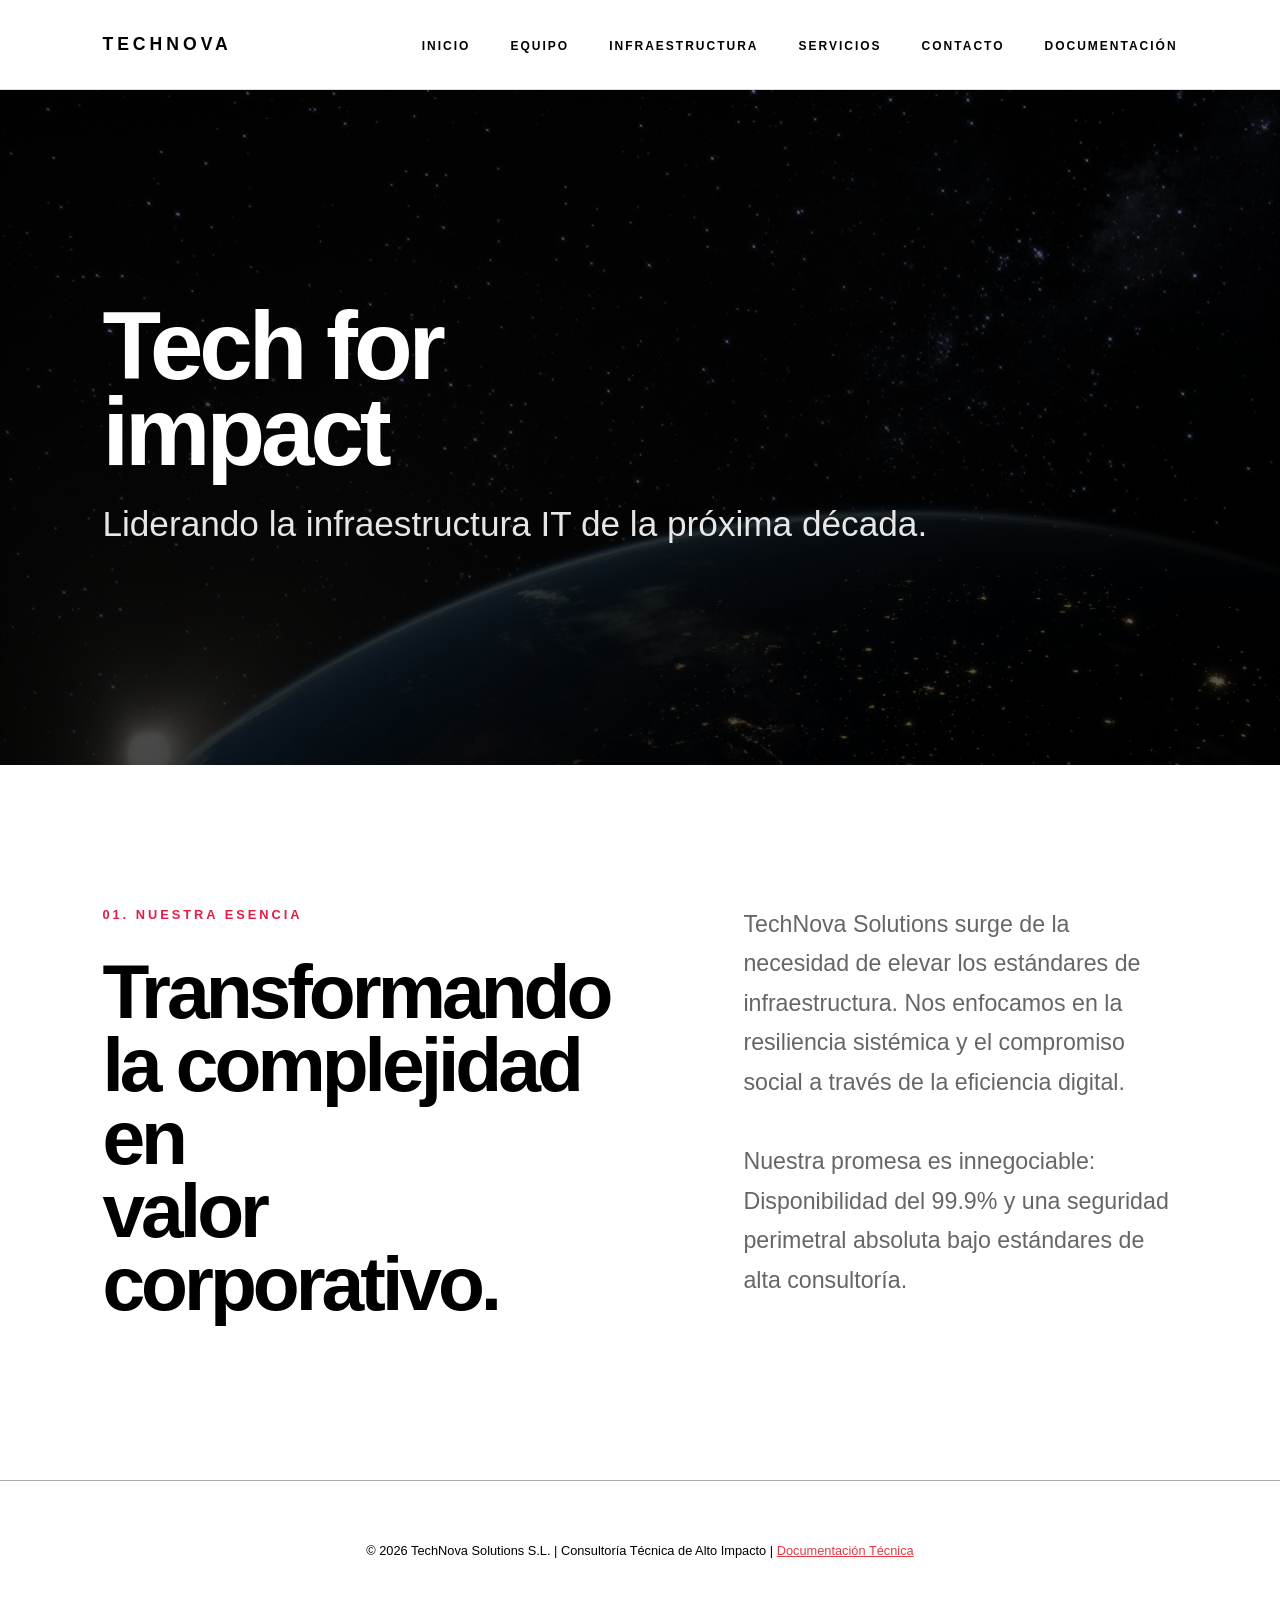
<file: 5_Marcas/HTML TECHNOVA/index.html>
<!DOCTYPE html>
<html lang="es">
<head>
    <meta charset="UTF-8">
    <meta name="viewport" content="width=device-width, initial-scale=1.0">
    <title>TechNova Solutions | Tech for Impact</title>
    <link rel="stylesheet" href="css/estilos.css">
</head>
<body>
    <nav>
        <div class="logo">TECHNOVA</div>
        <ul class="enlaces">
            <li><a href="index.html">Inicio</a></li>
            <li><a href="equipo.html">Equipo</a></li>
            <li><a href="infraestructura.html">Infraestructura</a></li>
            <li><a href="servicios.html">Servicios</a></li>
            <li><a href="contacto.html">Contacto</a></li>
            <li><a href="documentacion.html">Documentación</a></li>
        </ul>
    </nav>

    <main>
        <section class="hero">
            <div class="hero-content">
                <h1>Tech for <br> impact</h1>
                <p class="hero-subtext">Liderando la infraestructura IT de la próxima década.</p>
            </div>
        </section>

        <section class="seccion-esencia">
            <div class="esencia-col-izq">
                <span class="tagline-rojo">01. NUESTRA ESENCIA</span>
                <h2>Transformando la complejidad en <br> valor corporativo.</h2>
            </div>
            <div class="esencia-col-der">
                <p>TechNova Solutions surge de la necesidad de elevar los estándares de infraestructura. Nos enfocamos en la resiliencia sistémica y el compromiso social a través de la eficiencia digital.</p>
                <p>Nuestra promesa es innegociable: Disponibilidad del 99.9% y una seguridad perimetral absoluta bajo estándares de alta consultoría.</p>
            </div>
        </section>
    </main>

    <footer>
        © 2026 TechNova Solutions S.L. | Consultoría Técnica de Alto Impacto |
        <a href="documentacion.html" style="color: #e63946; text-decoration: underline;">Documentación Técnica</a>
    </footer>
</body>
</html>
</file>
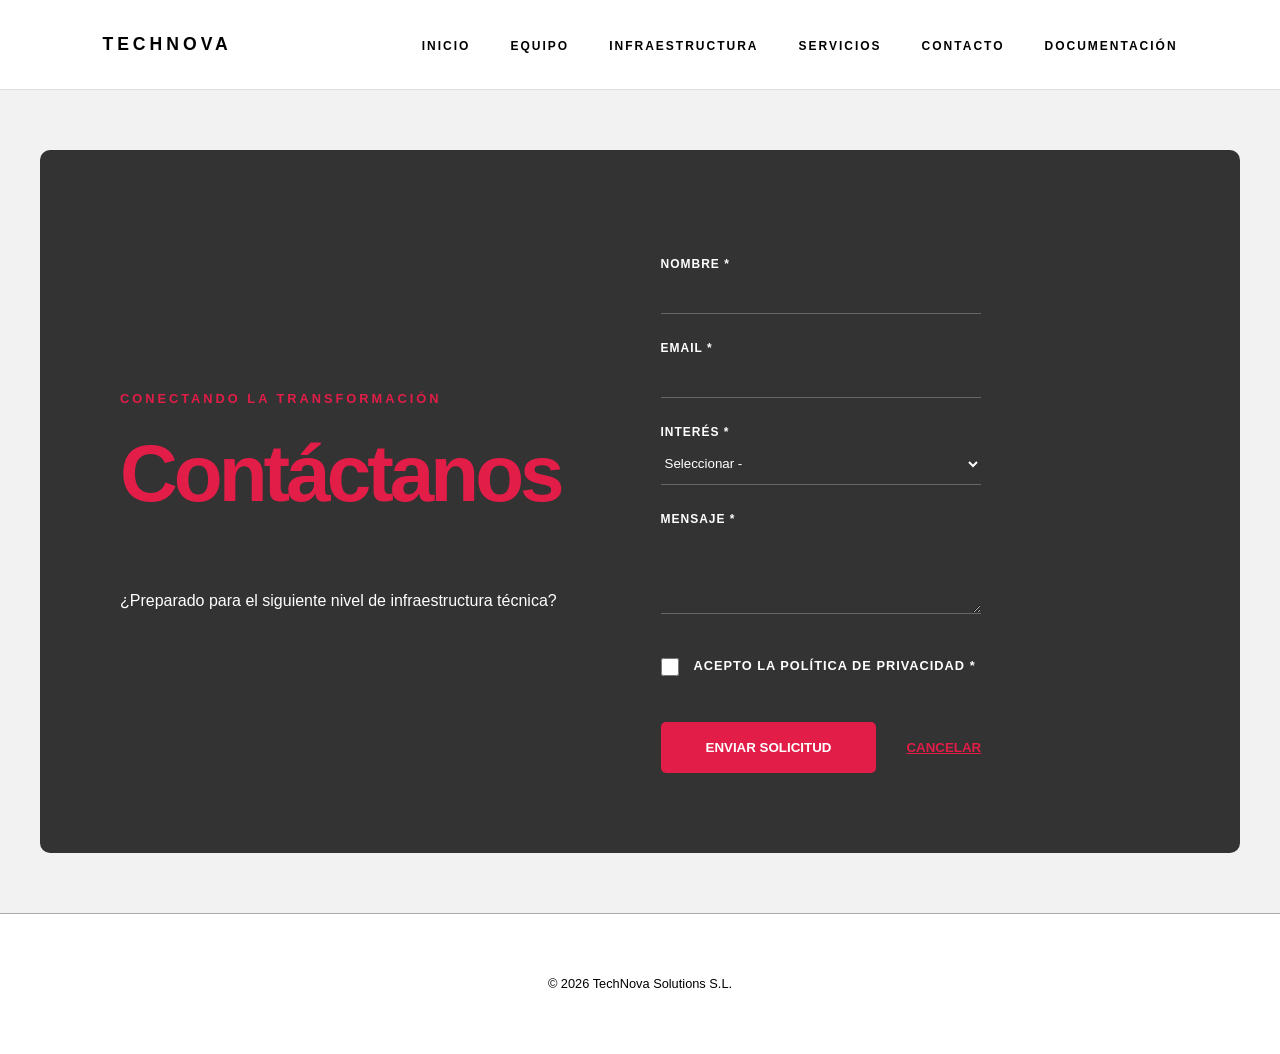
<file: 5_Marcas/HTML TECHNOVA/contacto.html>
<!DOCTYPE html>
<html lang="es">
<head>
    <meta charset="UTF-8">
    <title>Formulario de contacto</title> <link rel="stylesheet" href="css/estilos.css">
</head>
<body>
    <nav>
        <div class="logo">TECHNOVA</div>
        <ul class="enlaces">
            <li><a href="index.html">Inicio</a></li>
            <li><a href="equipo.html">Equipo</a></li>
            <li><a href="infraestructura.html">Infraestructura</a></li>
            <li><a href="servicios.html">Servicios</a></li>
            <li><a href="contacto.html">Contacto</a></li>
            <li><a href="documentacion.html">Documentación</a></li>
        </ul>
    </nav>

    <main class="form-container">
        <div class="contact-layout">
            <div class="contact-info">
                <span class="tagline-rojo">CONECTANDO LA TRANSFORMACIÓN</span>
                <h2>Contáctanos</h2> <p class="sub-text">¿Preparado para el siguiente nivel de infraestructura técnica?</p>
            </div>

            <div class="contact-form-wrapper">
                <form action="#"> <div class="form-grid">
                        
                        <div class="field">
                            <label for="nombre">NOMBRE *</label> <input type="text" id="nombre" name="nombre" 
                                   minlength="3" maxlength="20" required 
                                   title="El nombre debe tener entre 3 y 20 caracteres"> </div>

                        <div class="field">
                            <label for="email">EMAIL *</label>
                            <input type="email" id="email" name="email" 
                                   pattern="^[^@\s]+@[^@\s]+\.[^@\s]+$" required 
                                   title="Formato: nombre@dominio.com"> </div>

                        <div class="field full">
                            <label for="interes">INTERÉS *</label>
                            <select id="interes" name="interes" required>
                                <option value="" disabled selected>Seleccionar -</option>
                                <option value="1">Infraestructura IT</option>
                                <option value="2">Ciberseguridad</option>
                                <option value="3">Sistemas Cloud</option>
                                <option value="4">Otros</option>
                            </select>
                        </div>

                        <div class="field full">
                            <label for="mensaje">MENSAJE *</label>
                            <textarea id="mensaje" name="mensaje" rows="4" 
                                      minlength="10" maxlength="200" required></textarea> </div>

                        <div class="field full checkbox-field">
                            <input type="checkbox" id="privacidad" name="privacidad" required>
                            <label for="privacidad" class="inline-label">Acepto la política de privacidad *</label>
                        </div>
                    </div>

                    <div class="buttons">
                        <button type="submit">ENVIAR SOLICITUD</button> <button type="reset" class="btn-cancel">CANCELAR</button> </div>
                </form>
            </div>
        </div>
    </main>

    <footer>© 2026 TechNova Solutions S.L.</footer>
</body>
</html>
</file>
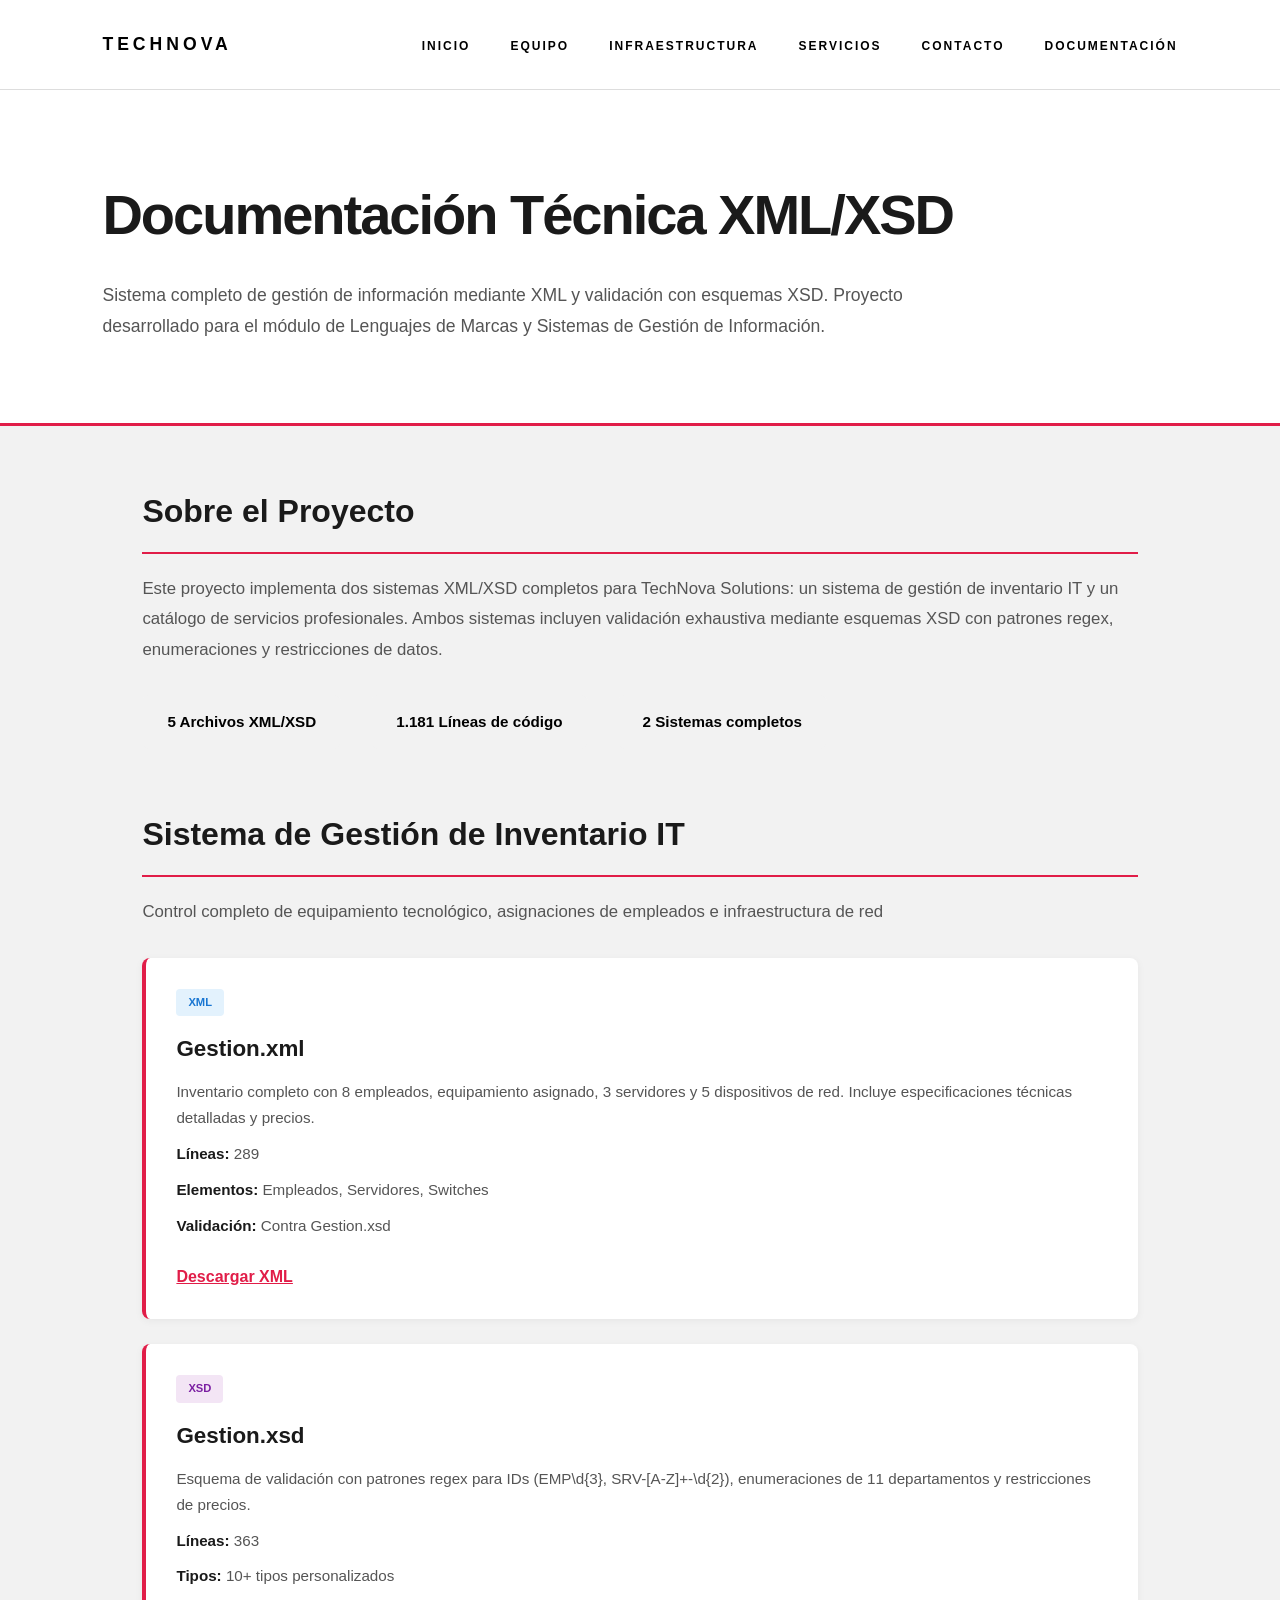
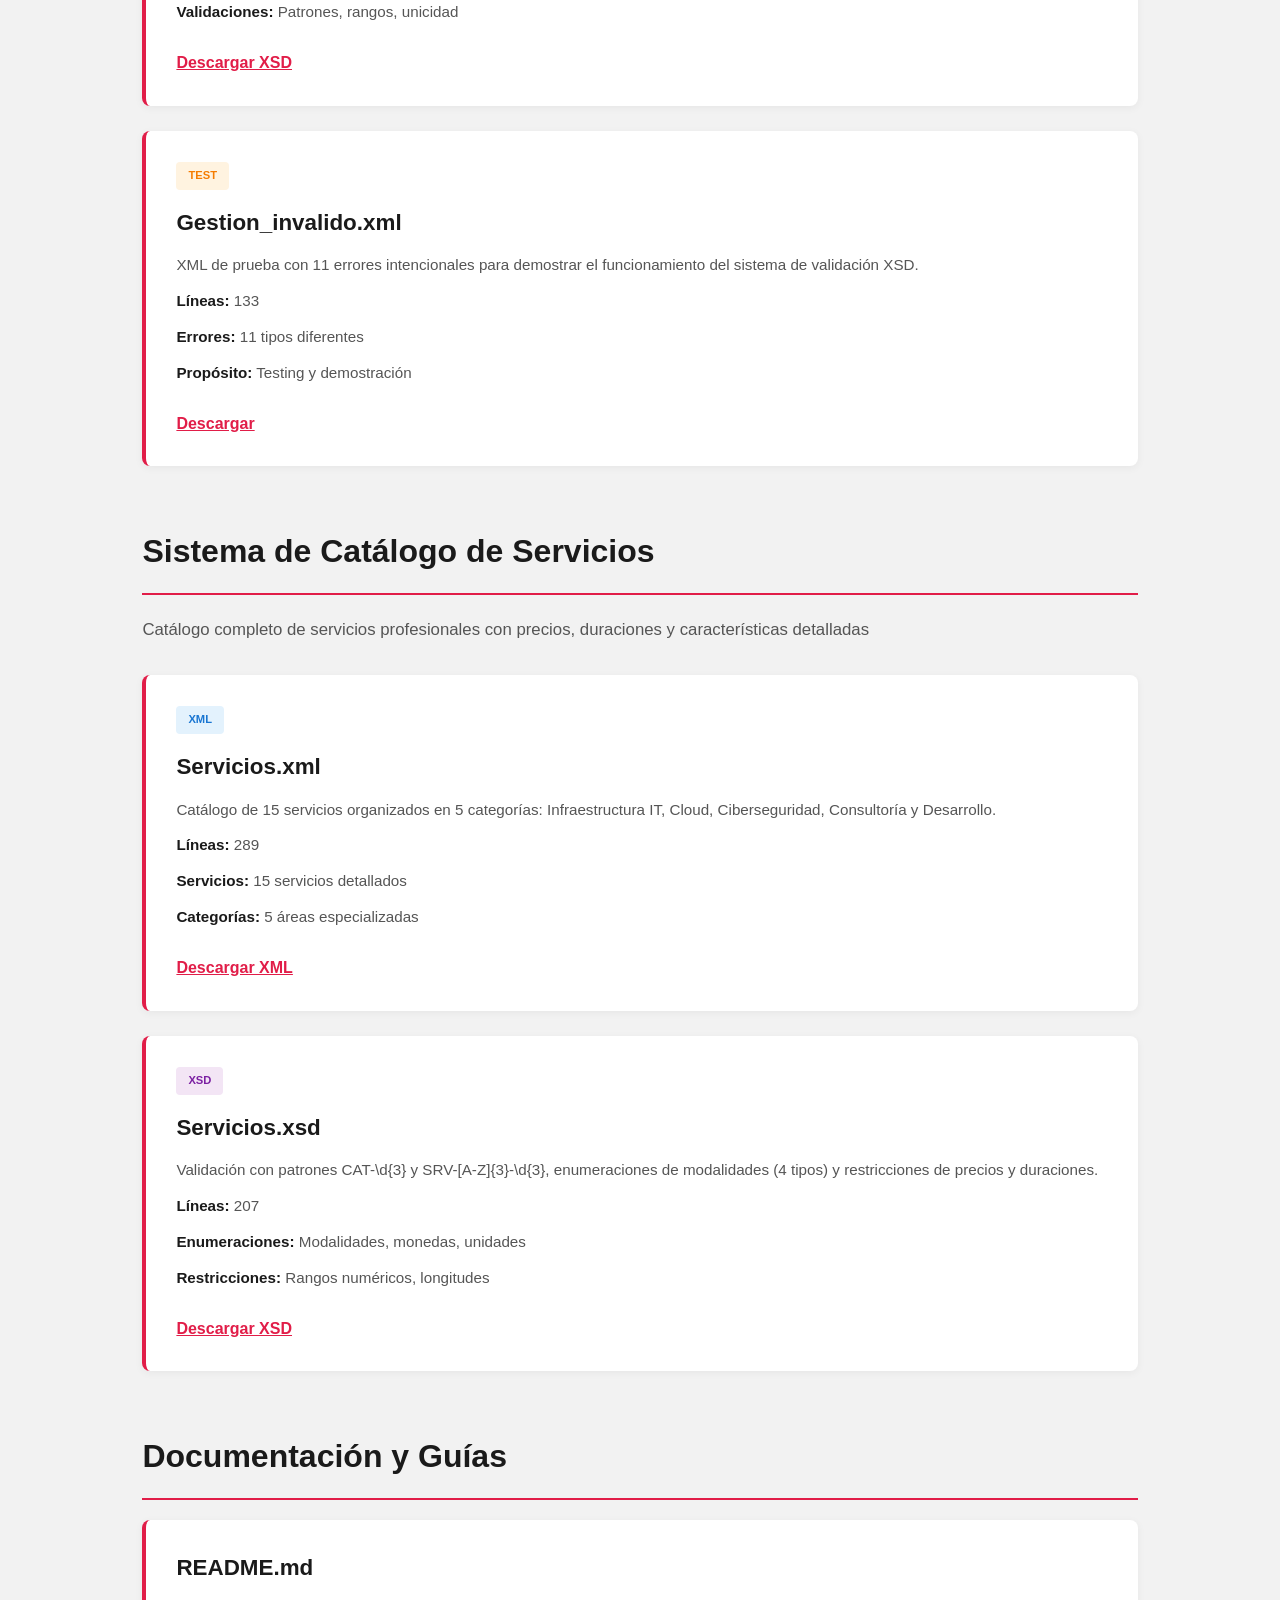
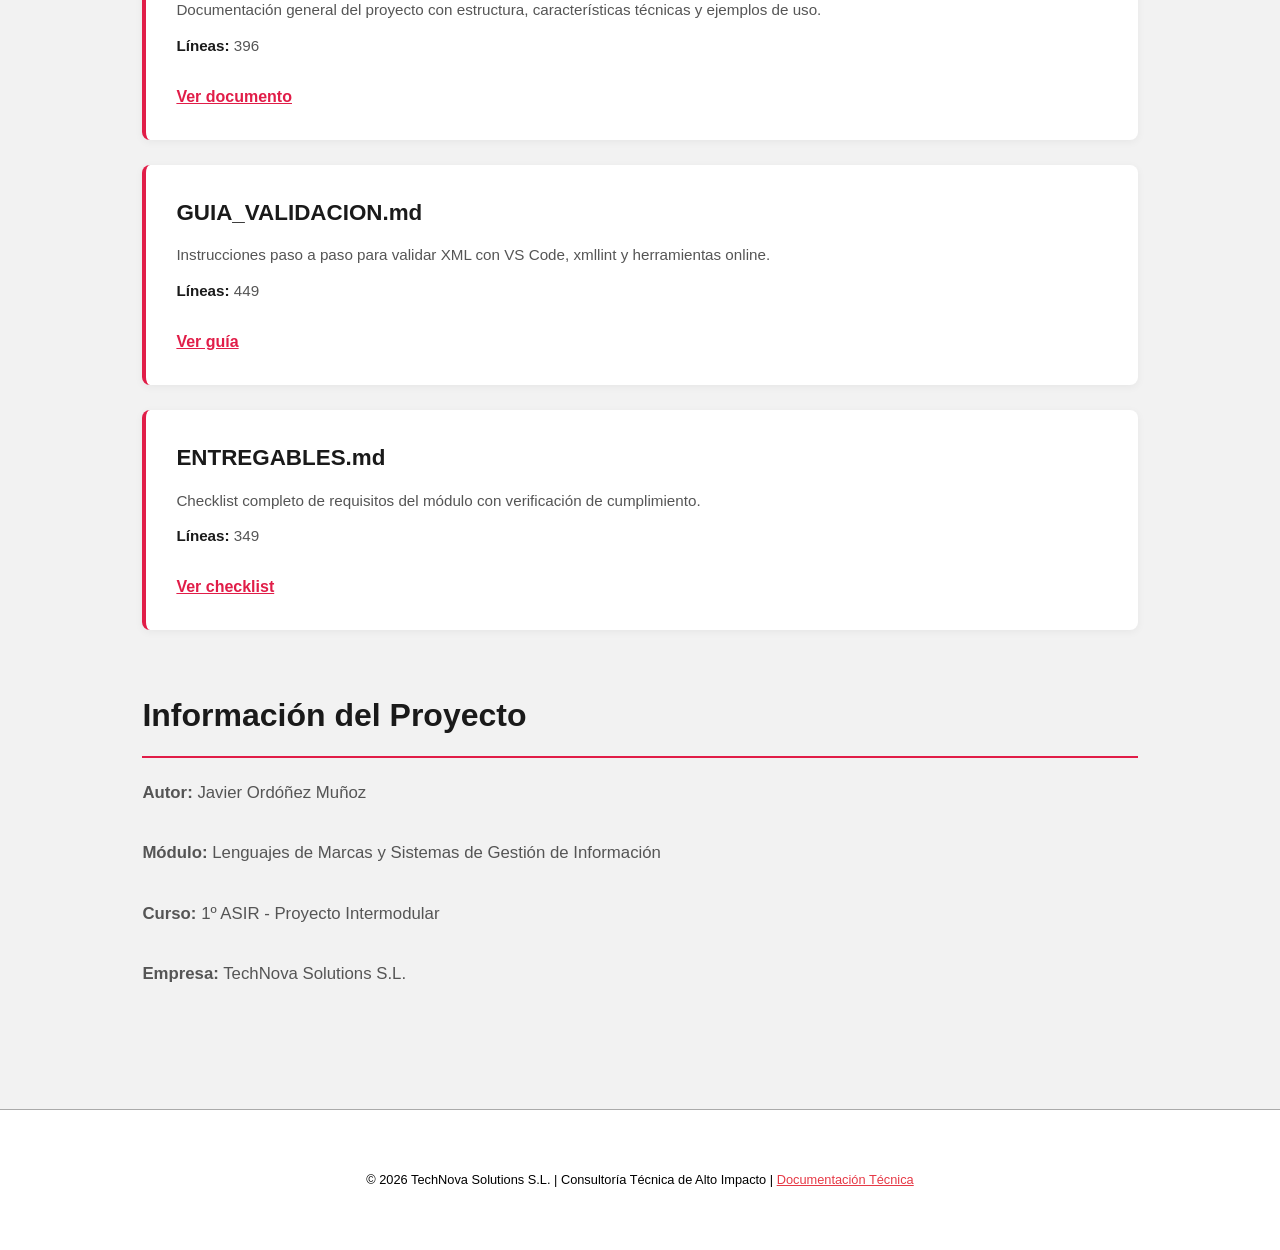
<file: 5_Marcas/HTML TECHNOVA/documentacion.html>
<!DOCTYPE html>
<html lang="es">
<head>
    <meta charset="UTF-8">
    <title>Documentación | TechNova Solutions</title>
    <link rel="stylesheet" href="css/estilos.css">
</head>
<body>
    <nav>
        <div class="logo">TECHNOVA</div>
        <ul class="enlaces">
            <li><a href="index.html">Inicio</a></li>
            <li><a href="equipo.html">Equipo</a></li>
            <li><a href="infraestructura.html">Infraestructura</a></li>
            <li><a href="servicios.html">Servicios</a></li>
            <li><a href="contacto.html">Contacto</a></li>
            <li><a href="documentacion.html">Documentación</a></li>
        </ul>
    </nav>

    <section class="docs-hero-simple">
        <h1>Documentación Técnica XML/XSD</h1>
        <p>Sistema completo de gestión de información mediante XML y validación con esquemas XSD. Proyecto desarrollado para el módulo de Lenguajes de Marcas y Sistemas de Gestión de Información.</p>
    </section>

    <main class="docs-content">
        
        <section class="docs-section">
            <h2>Sobre el Proyecto</h2>
            <p>Este proyecto implementa dos sistemas XML/XSD completos para TechNova Solutions: un sistema de gestión de inventario IT y un catálogo de servicios profesionales. Ambos sistemas incluyen validación exhaustiva mediante esquemas XSD con patrones regex, enumeraciones y restricciones de datos.</p>
            <ul class="stats-list">
                <li><strong>5 Archivos XML/XSD</strong></li>
                <li><strong>1.181 Líneas de código</strong></li>
                <li><strong>2 Sistemas completos</strong></li>
            </ul>
        </section>

        <section class="docs-section">
            <h2>Sistema de Gestión de Inventario IT</h2>
            <p>Control completo de equipamiento tecnológico, asignaciones de empleados e infraestructura de red</p>
            
            <div class="file-item">
                <span class="file-badge xml-badge">XML</span>
                <h3>Gestion.xml</h3>
                <p>Inventario completo con 8 empleados, equipamiento asignado, 3 servidores y 5 dispositivos de red. Incluye especificaciones técnicas detalladas y precios.</p>
                <p><strong>Líneas:</strong> 289</p>
                <p><strong>Elementos:</strong> Empleados, Servidores, Switches</p>
                <p><strong>Validación:</strong> Contra Gestion.xsd</p>
                <a href="xml/Gestion.xml" download>Descargar XML</a>
            </div>

            <div class="file-item">
                <span class="file-badge xsd-badge">XSD</span>
                <h3>Gestion.xsd</h3>
                <p>Esquema de validación con patrones regex para IDs (EMP\d{3}, SRV-[A-Z]+-\d{2}), enumeraciones de 11 departamentos y restricciones de precios.</p>
                <p><strong>Líneas:</strong> 363</p>
                <p><strong>Tipos:</strong> 10+ tipos personalizados</p>
                <p><strong>Validaciones:</strong> Patrones, rangos, unicidad</p>
                <a href="xml/Gestion.xsd" download>Descargar XSD</a>
            </div>

            <div class="file-item">
                <span class="file-badge test-badge">TEST</span>
                <h3>Gestion_invalido.xml</h3>
                <p>XML de prueba con 11 errores intencionales para demostrar el funcionamiento del sistema de validación XSD.</p>
                <p><strong>Líneas:</strong> 133</p>
                <p><strong>Errores:</strong> 11 tipos diferentes</p>
                <p><strong>Propósito:</strong> Testing y demostración</p>
                <a href="xml/Gestion_invalido.xml" download>Descargar</a>
            </div>
        </section>

        <section class="docs-section">
            <h2>Sistema de Catálogo de Servicios</h2>
            <p>Catálogo completo de servicios profesionales con precios, duraciones y características detalladas</p>
            
            <div class="file-item">
                <span class="file-badge xml-badge">XML</span>
                <h3>Servicios.xml</h3>
                <p>Catálogo de 15 servicios organizados en 5 categorías: Infraestructura IT, Cloud, Ciberseguridad, Consultoría y Desarrollo.</p>
                <p><strong>Líneas:</strong> 289</p>
                <p><strong>Servicios:</strong> 15 servicios detallados</p>
                <p><strong>Categorías:</strong> 5 áreas especializadas</p>
                <a href="xml/Servicios.xml" download>Descargar XML</a>
            </div>

            <div class="file-item">
                <span class="file-badge xsd-badge">XSD</span>
                <h3>Servicios.xsd</h3>
                <p>Validación con patrones CAT-\d{3} y SRV-[A-Z]{3}-\d{3}, enumeraciones de modalidades (4 tipos) y restricciones de precios y duraciones.</p>
                <p><strong>Líneas:</strong> 207</p>
                <p><strong>Enumeraciones:</strong> Modalidades, monedas, unidades</p>
                <p><strong>Restricciones:</strong> Rangos numéricos, longitudes</p>
                <a href="xml/Servicios.xsd" download>Descargar XSD</a>
            </div>
        </section>

        <section class="docs-section">
            <h2>Documentación y Guías</h2>
            
            <div class="file-item">
                <h3>README.md</h3>
                <p>Documentación general del proyecto con estructura, características técnicas y ejemplos de uso.</p>
                <p><strong>Líneas:</strong> 396</p>
                <a href="xml/README.md" download>Ver documento</a>
            </div>

            <div class="file-item">
                <h3>GUIA_VALIDACION.md</h3>
                <p>Instrucciones paso a paso para validar XML con VS Code, xmllint y herramientas online.</p>
                <p><strong>Líneas:</strong> 449</p>
                <a href="docs/GUIA_VALIDACION.md" download>Ver guía</a>
            </div>

            <div class="file-item">
                <h3>ENTREGABLES.md</h3>
                <p>Checklist completo de requisitos del módulo con verificación de cumplimiento.</p>
                <p><strong>Líneas:</strong> 349</p>
                <a href="docs/ENTREGABLES.md" download>Ver checklist</a>
            </div>
        </section>

        <section class="docs-section">
            <h2>Información del Proyecto</h2>
            <p><strong>Autor:</strong> Javier Ordóñez Muñoz</p>
            <p><strong>Módulo:</strong> Lenguajes de Marcas y Sistemas de Gestión de Información </p>
            <p><strong>Curso:</strong> 1º ASIR - Proyecto Intermodular</p>
            <p><strong>Empresa:</strong> TechNova Solutions S.L.</p>
        </section>

    </main>

    <footer>
        © 2026 TechNova Solutions S.L. | Consultoría Técnica de Alto Impacto |
        <a href="documentacion.html" style="color: #e63946; text-decoration: underline;">Documentación Técnica</a>
    </footer>
</body>
</html>
</file>
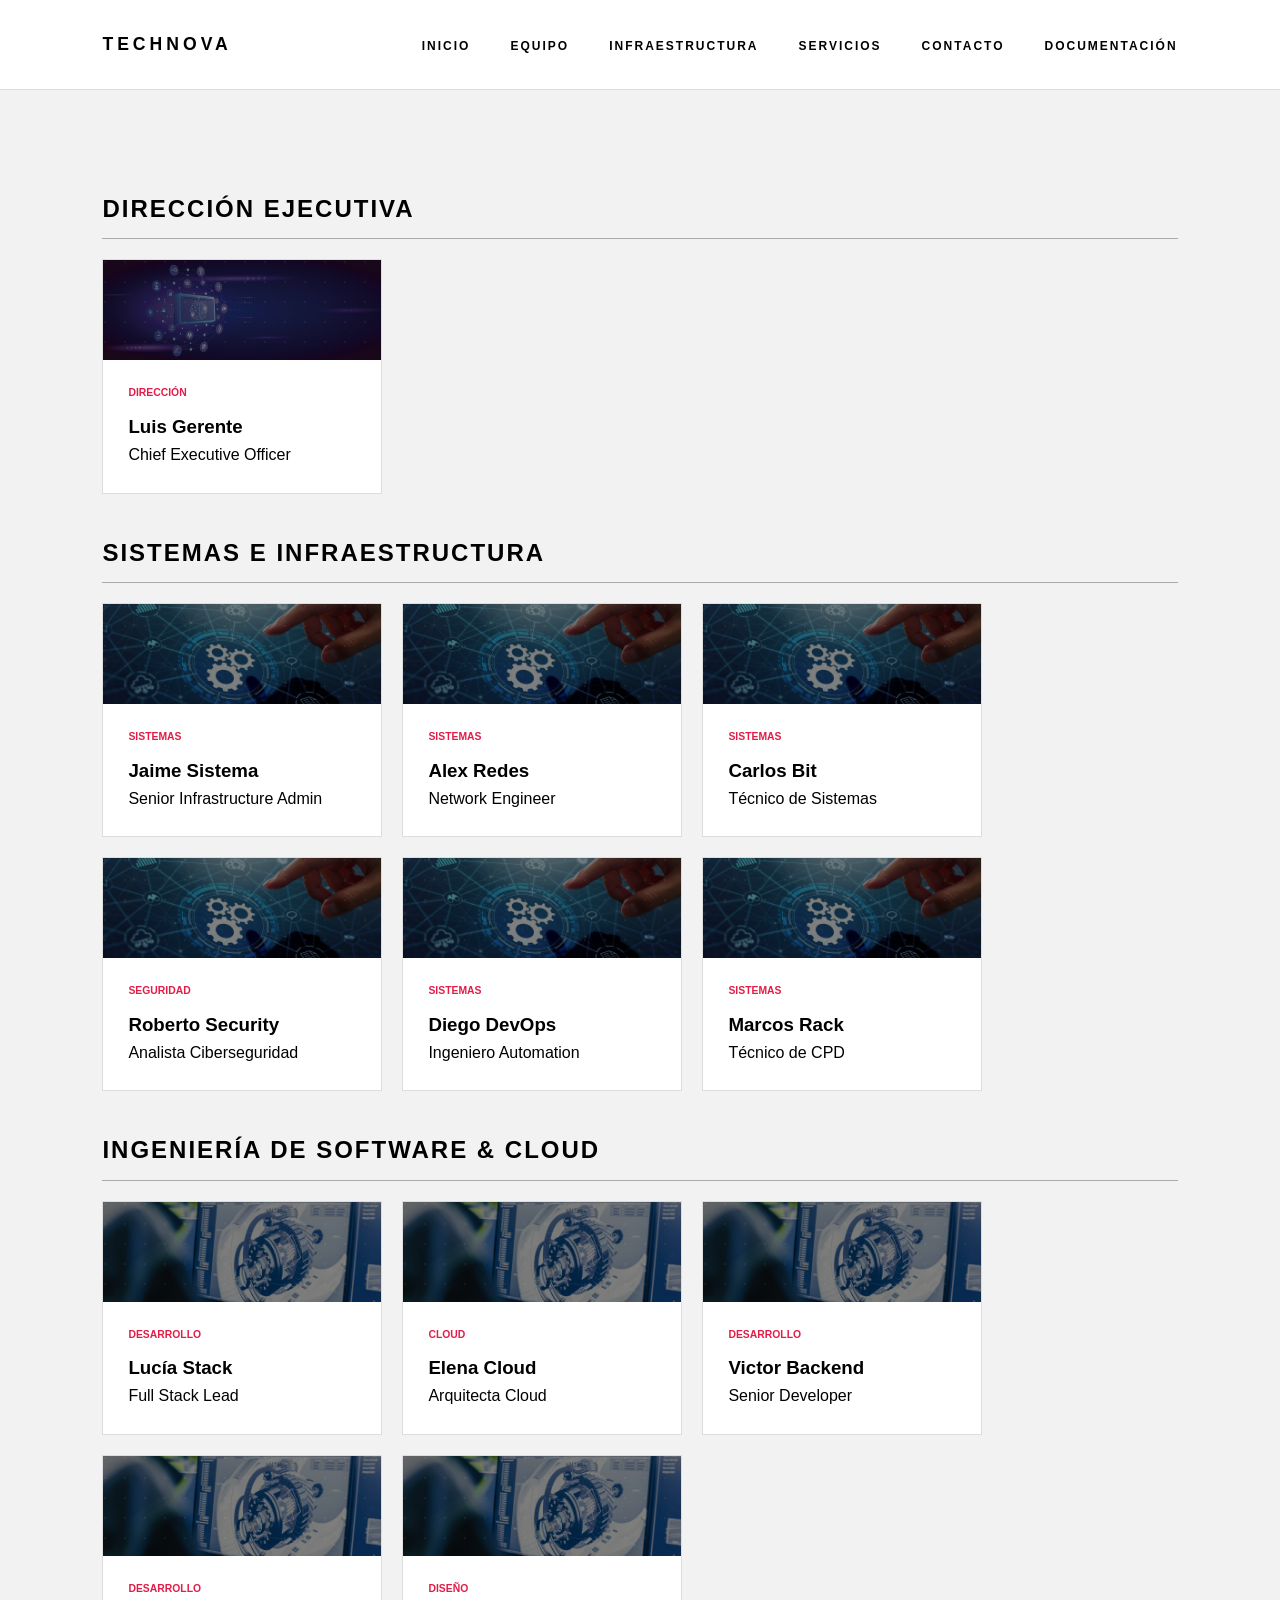
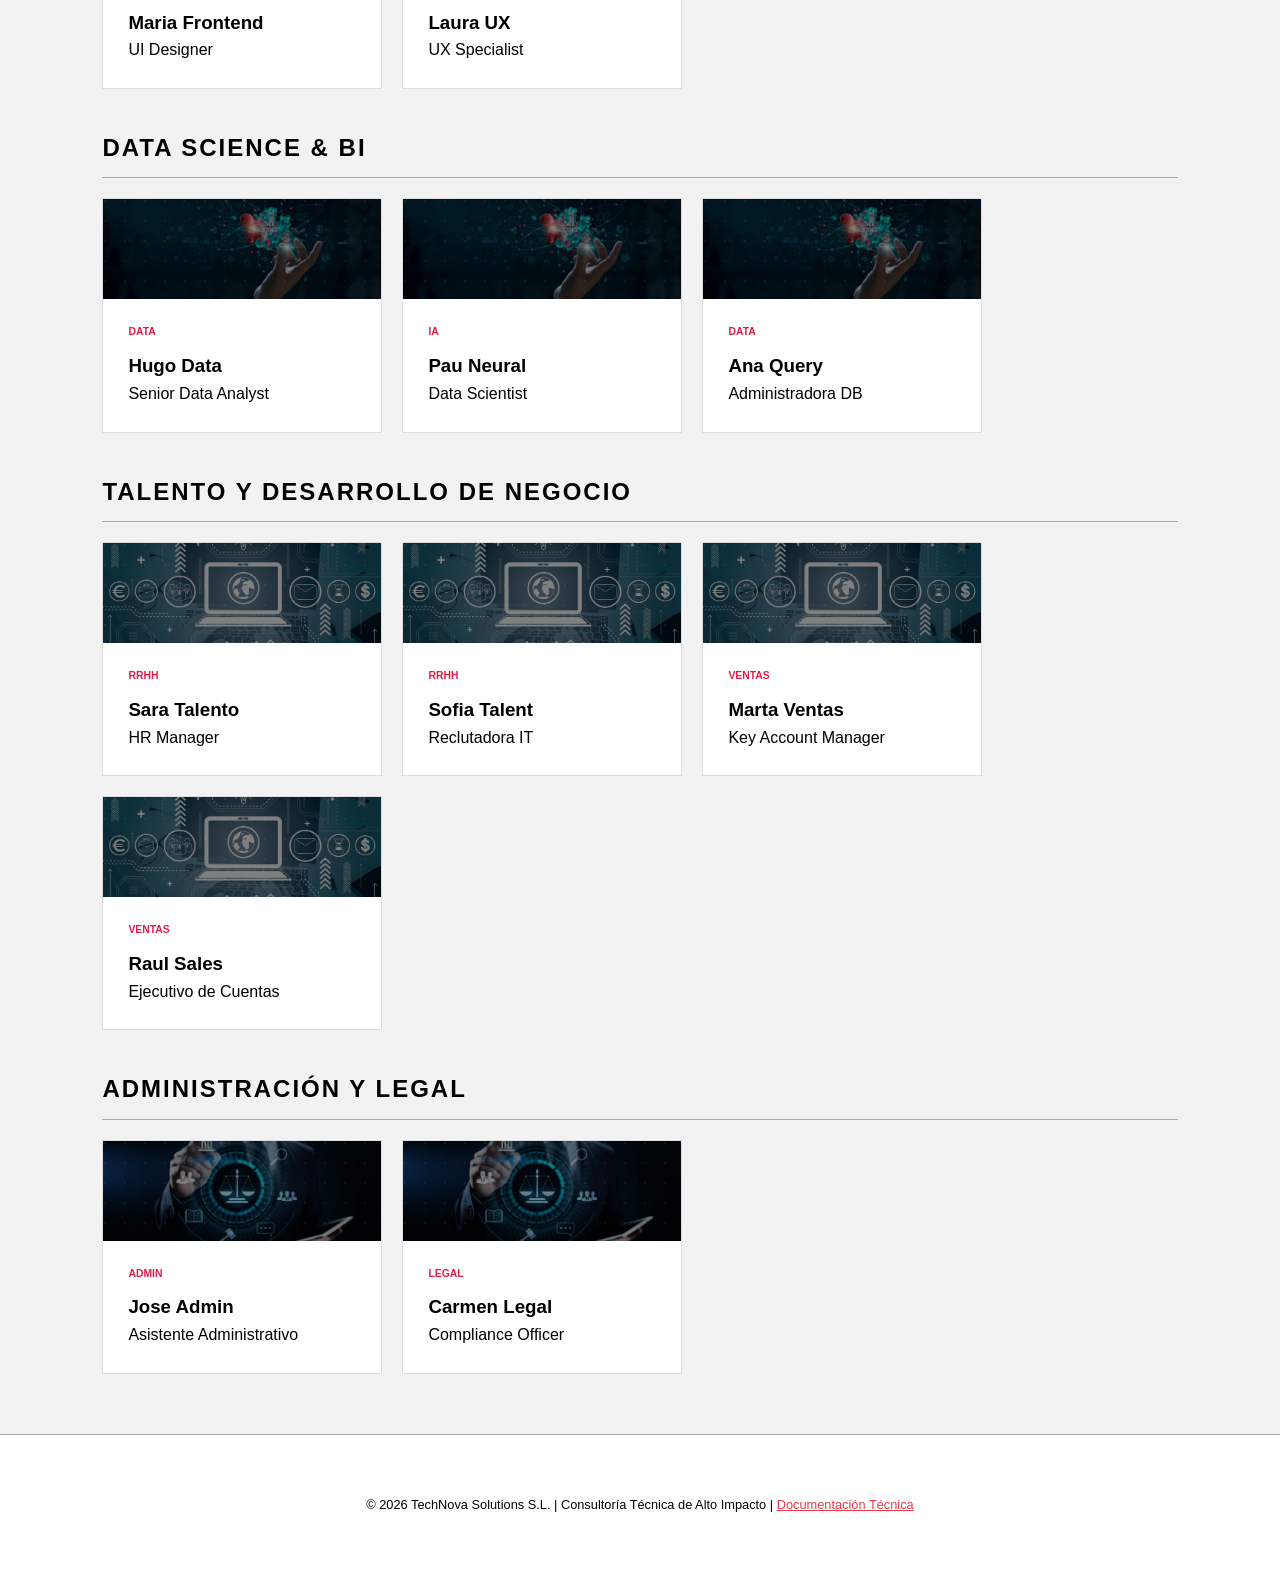
<file: 5_Marcas/HTML TECHNOVA/equipo.html>
<!DOCTYPE html>
<html lang="es">
<head>
    <meta charset="UTF-8">
    <title>Equipo | TechNova Solutions</title>
    <link rel="stylesheet" href="css/estilos.css">
</head>
<body>
    <nav>
        <div class="logo">TECHNOVA</div>
        <ul class="enlaces">
            <li><a href="index.html">Inicio</a></li>
            <li><a href="equipo.html">Equipo</a></li>
            <li><a href="infraestructura.html">Infraestructura</a></li>
            <li><a href="servicios.html">Servicios</a></li>
            <li><a href="contacto.html">Contacto</a></li>
            <li><a href="documentacion.html">Documentación</a></li>
        </ul>
    </nav>

    <main class="seccion-equipo">
        
        <h2 class="dept-titulo">Dirección Ejecutiva</h2>
        <div class="contenedor-equipo">
            <article class="tarjeta">
                <div class="t-header h1"></div>
                <div class="t-body"><span class="tag">Dirección</span><h3>Luis Gerente</h3><p>Chief Executive Officer</p></div>
            </article>
        </div>

        <h2 class="dept-titulo">Sistemas e Infraestructura</h2>
        <div class="contenedor-equipo">
            <article class="tarjeta">
                <div class="t-header h2"></div>
                <div class="t-body"><span class="tag">Sistemas</span><h3>Jaime Sistema</h3><p>Senior Infrastructure Admin</p></div>
            </article>
            <article class="tarjeta">
                <div class="t-header h2"></div>
                <div class="t-body"><span class="tag">Sistemas</span><h3>Alex Redes</h3><p>Network Engineer</p></div>
            </article>
            <article class="tarjeta">
                <div class="t-header h2"></div>
                <div class="t-body"><span class="tag">Sistemas</span><h3>Carlos Bit</h3><p>Técnico de Sistemas</p></div>
            </article>
            <article class="tarjeta">
                <div class="t-header h2"></div>
                <div class="t-body"><span class="tag">Seguridad</span><h3>Roberto Security</h3><p>Analista Ciberseguridad</p></div>
            </article>
            <article class="tarjeta">
                <div class="t-header h2"></div>
                <div class="t-body"><span class="tag">Sistemas</span><h3>Diego DevOps</h3><p>Ingeniero Automation</p></div>
            </article>
            <article class="tarjeta">
                <div class="t-header h2"></div>
                <div class="t-body"><span class="tag">Sistemas</span><h3>Marcos Rack</h3><p>Técnico de CPD</p></div>
            </article>
        </div>

        <h2 class="dept-titulo">Ingeniería de Software & Cloud</h2>
        <div class="contenedor-equipo">
            <article class="tarjeta">
                <div class="t-header h3"></div>
                <div class="t-body"><span class="tag">Desarrollo</span><h3>Lucía Stack</h3><p>Full Stack Lead</p></div>
            </article>
            <article class="tarjeta">
                <div class="t-header h3"></div>
                <div class="t-body"><span class="tag">Cloud</span><h3>Elena Cloud</h3><p>Arquitecta Cloud</p></div>
            </article>
            <article class="tarjeta">
                <div class="t-header h3"></div>
                <div class="t-body"><span class="tag">Desarrollo</span><h3>Victor Backend</h3><p>Senior Developer</p></div>
            </article>
            <article class="tarjeta">
                <div class="t-header h3"></div>
                <div class="t-body"><span class="tag">Desarrollo</span><h3>Maria Frontend</h3><p>UI Designer</p></div>
            </article>
            <article class="tarjeta">
                <div class="t-header h3"></div>
                <div class="t-body"><span class="tag">Diseño</span><h3>Laura UX</h3><p>UX Specialist</p></div>
            </article>
        </div>

        <h2 class="dept-titulo">Data Science & BI</h2>
        <div class="contenedor-equipo">
            <article class="tarjeta">
                <div class="t-header h4"></div>
                <div class="t-body"><span class="tag">Data</span><h3>Hugo Data</h3><p>Senior Data Analyst</p></div>
            </article>
            <article class="tarjeta">
                <div class="t-header h4"></div>
                <div class="t-body"><span class="tag">IA</span><h3>Pau Neural</h3><p>Data Scientist</p></div>
            </article>
            <article class="tarjeta">
                <div class="t-header h4"></div>
                <div class="t-body"><span class="tag">Data</span><h3>Ana Query</h3><p>Administradora DB</p></div>
            </article>
        </div>

        <h2 class="dept-titulo">Talento y Desarrollo de Negocio</h2>
        <div class="contenedor-equipo">
            <article class="tarjeta">
                <div class="t-header h5"></div>
                <div class="t-body"><span class="tag">RRHH</span><h3>Sara Talento</h3><p>HR Manager</p></div>
            </article>
            <article class="tarjeta">
                <div class="t-header h5"></div>
                <div class="t-body"><span class="tag">RRHH</span><h3>Sofia Talent</h3><p>Reclutadora IT</p></div>
            </article>
            <article class="tarjeta">
                <div class="t-header h5"></div>
                <div class="t-body"><span class="tag">Ventas</span><h3>Marta Ventas</h3><p>Key Account Manager</p></div>
            </article>
            <article class="tarjeta">
                <div class="t-header h5"></div>
                <div class="t-body"><span class="tag">Ventas</span><h3>Raul Sales</h3><p>Ejecutivo de Cuentas</p></div>
            </article>
        </div>

        <h2 class="dept-titulo">Administración y Legal</h2>
        <div class="contenedor-equipo">
            <article class="tarjeta">
                <div class="t-header h6"></div>
                <div class="t-body"><span class="tag">Admin</span><h3>Jose Admin</h3><p>Asistente Administrativo</p></div>
            </article>
            <article class="tarjeta">
                <div class="t-header h6"></div>
                <div class="t-body"><span class="tag">Legal</span><h3>Carmen Legal</h3><p>Compliance Officer</p></div>
            </article>
        </div>

    </main>

    <footer>
        © 2026 TechNova Solutions S.L. | Consultoría Técnica de Alto Impacto |
        <a href="documentacion.html" style="color: #e63946; text-decoration: underline;">Documentación Técnica</a>
    </footer>
</body>
</html>
</file>
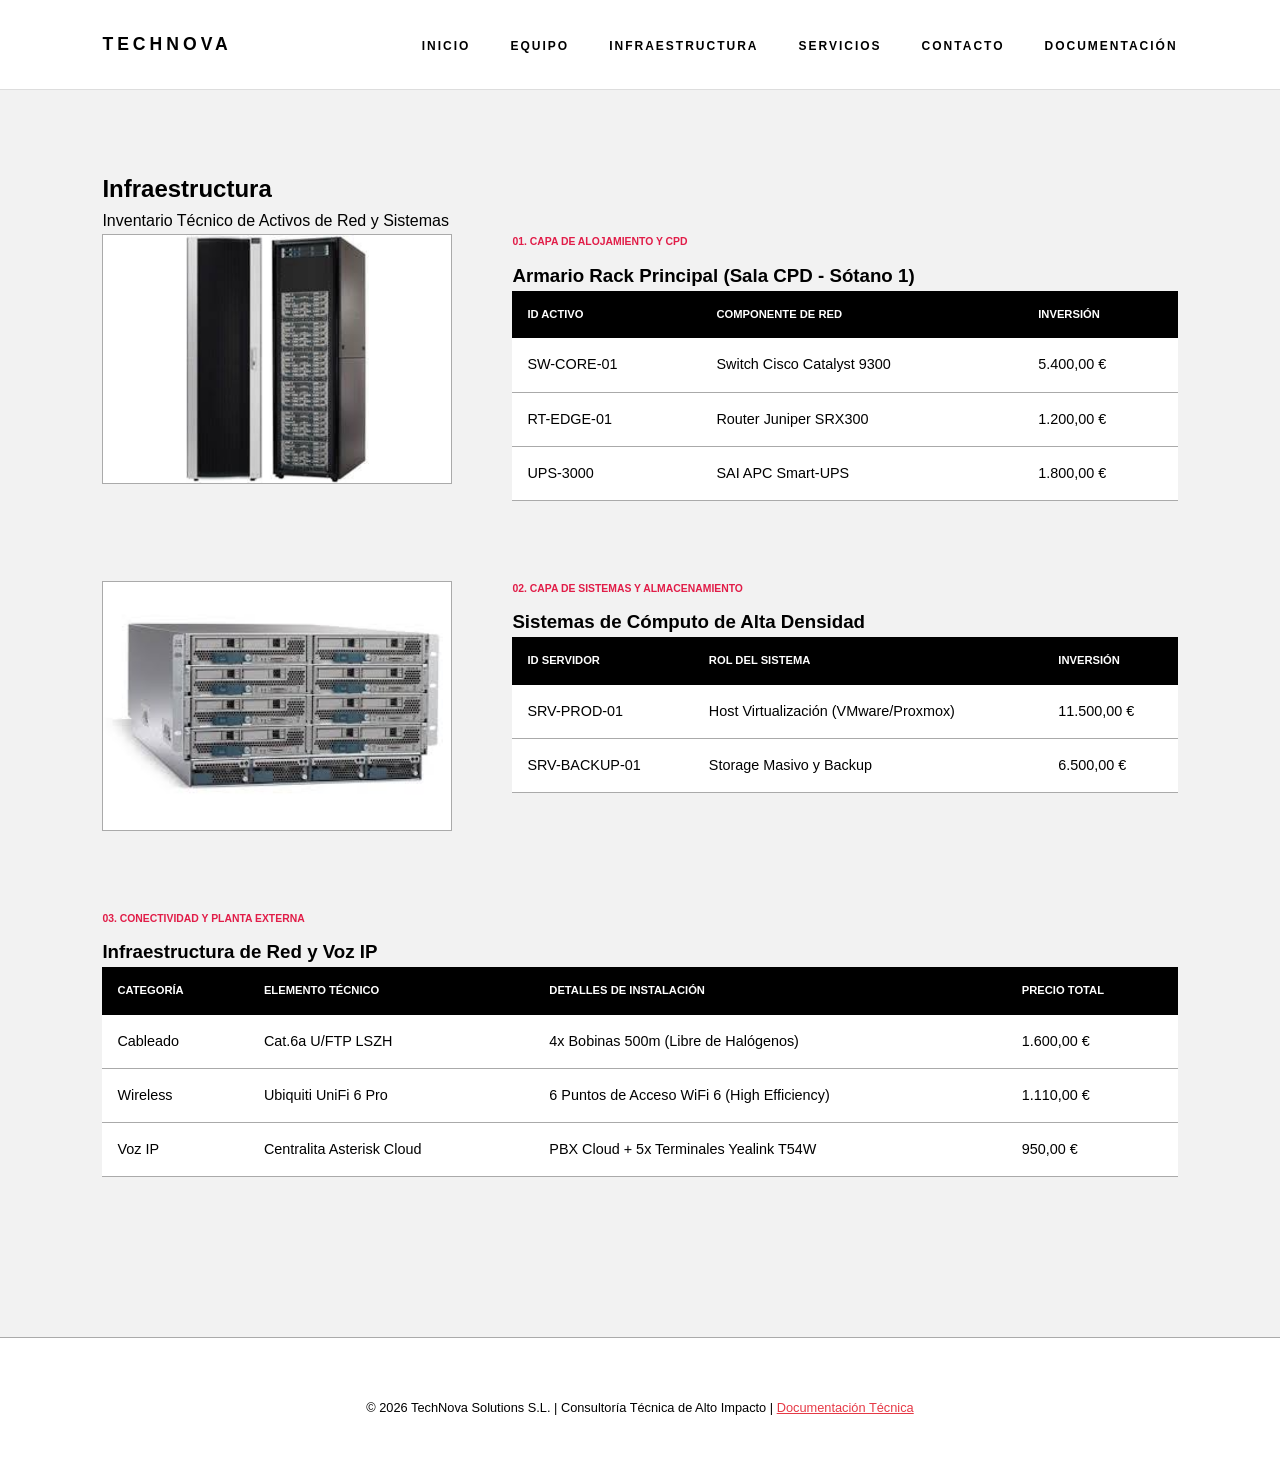
<file: 5_Marcas/HTML TECHNOVA/infraestructura.html>
<!DOCTYPE html>
<html lang="es">
<head>
    <meta charset="UTF-8">
    <title>Infraestructura | TechNova Solutions</title>
    <link rel="stylesheet" href="css/estilos.css">
</head>
<body>
    <nav>
        <div class="logo">TECHNOVA</div>
        <ul class="enlaces">
            <li><a href="index.html">Inicio</a></li>
            <li><a href="equipo.html">Equipo</a></li>
            <li><a href="infraestructura.html">Infraestructura</a></li>
            <li><a href="servicios.html">Servicios</a></li>
            <li><a href="contacto.html">Contacto</a></li>
            <li><a href="documentacion.html">Documentación</a></li>
        </ul>
    </nav>

    <main class="seccion-infra">
        <h2 class="titulo-infra">Infraestructura</h2>
        <p class="subtitulo-infra">Inventario Técnico de Activos de Red y Sistemas</p>

        <div class="item-it">
            <img src="imagenes/rack.jfif" alt="Unidad de Rack Principal">
            <div>
                <span class="tag">01. CAPA DE ALOJAMIENTO Y CPD</span>
                <h3>Armario Rack Principal (Sala CPD - Sótano 1)</h3>
                <table class="tabla-it">
                    <tr><th>ID Activo</th><th>Componente de Red</th><th>Inversión</th></tr>
                    <tr><td>SW-CORE-01</td><td>Switch Cisco Catalyst 9300</td><td>5.400,00 €</td></tr>
                    <tr><td>RT-EDGE-01</td><td>Router Juniper SRX300</td><td>1.200,00 €</td></tr>
                    <tr><td>UPS-3000</td><td>SAI APC Smart-UPS</td><td>1.800,00 €</td></tr>
                </table>
            </div>
        </div>

        <div class="item-it">
            <img src="imagenes/servidor.jfif" alt="Chasis de Servidores">
            <div>
                <span class="tag">02. CAPA DE SISTEMAS Y ALMACENAMIENTO</span>
                <h3>Sistemas de Cómputo de Alta Densidad</h3>
                <table class="tabla-it">
                    <tr><th>ID Servidor</th><th>Rol del Sistema</th><th>Inversión</th></tr>
                    <tr><td>SRV-PROD-01</td><td>Host Virtualización (VMware/Proxmox)</td><td>11.500,00 €</td></tr>
                    <tr><td>SRV-BACKUP-01</td><td>Storage Masivo y Backup</td><td>6.500,00 €</td></tr>
                </table>
            </div>
        </div>

        <div class="item-it ancho-completo">
            <div>
                <span class="tag">03. CONECTIVIDAD Y PLANTA EXTERNA</span>
                <h3>Infraestructura de Red y Voz IP</h3>
                <table class="tabla-it">
                    <thead>
                        <tr><th>Categoría</th><th>Elemento Técnico</th><th>Detalles de Instalación</th><th>Precio Total</th></tr>
                    </thead>
                    <tbody>
                        <tr><td>Cableado</td><td>Cat.6a U/FTP LSZH</td><td>4x Bobinas 500m (Libre de Halógenos)</td><td>1.600,00 €</td></tr>
                        <tr><td>Wireless</td><td>Ubiquiti UniFi 6 Pro</td><td>6 Puntos de Acceso WiFi 6 (High Efficiency)</td><td>1.110,00 €</td></tr>
                        <tr><td>Voz IP</td><td>Centralita Asterisk Cloud</td><td>PBX Cloud + 5x Terminales Yealink T54W</td><td>950,00 €</td></tr>
                    </tbody>
                </table>
            </div>
        </div>
    </main>

    <footer>
        © 2026 TechNova Solutions S.L. | Consultoría Técnica de Alto Impacto |
        <a href="documentacion.html" style="color: #e63946; text-decoration: underline;">Documentación Técnica</a>
    </footer>
</body>
</html>
</file>
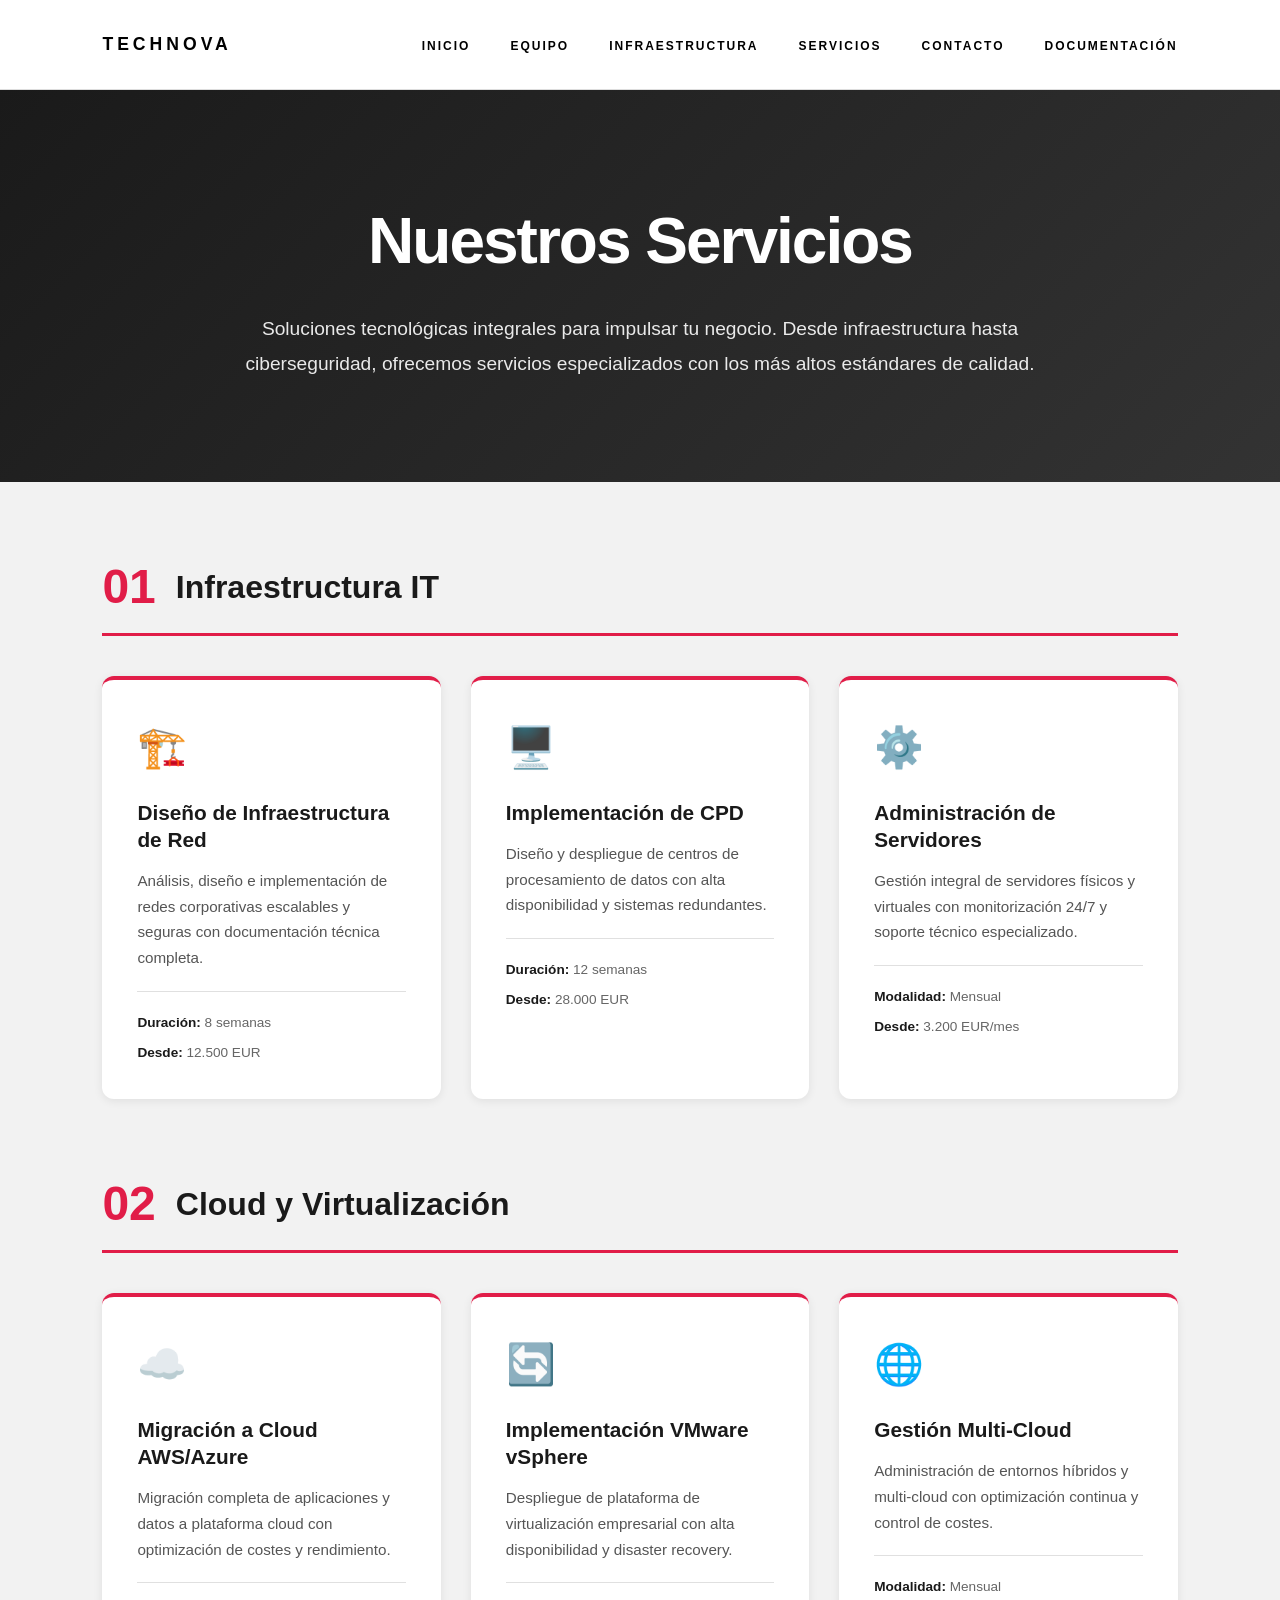
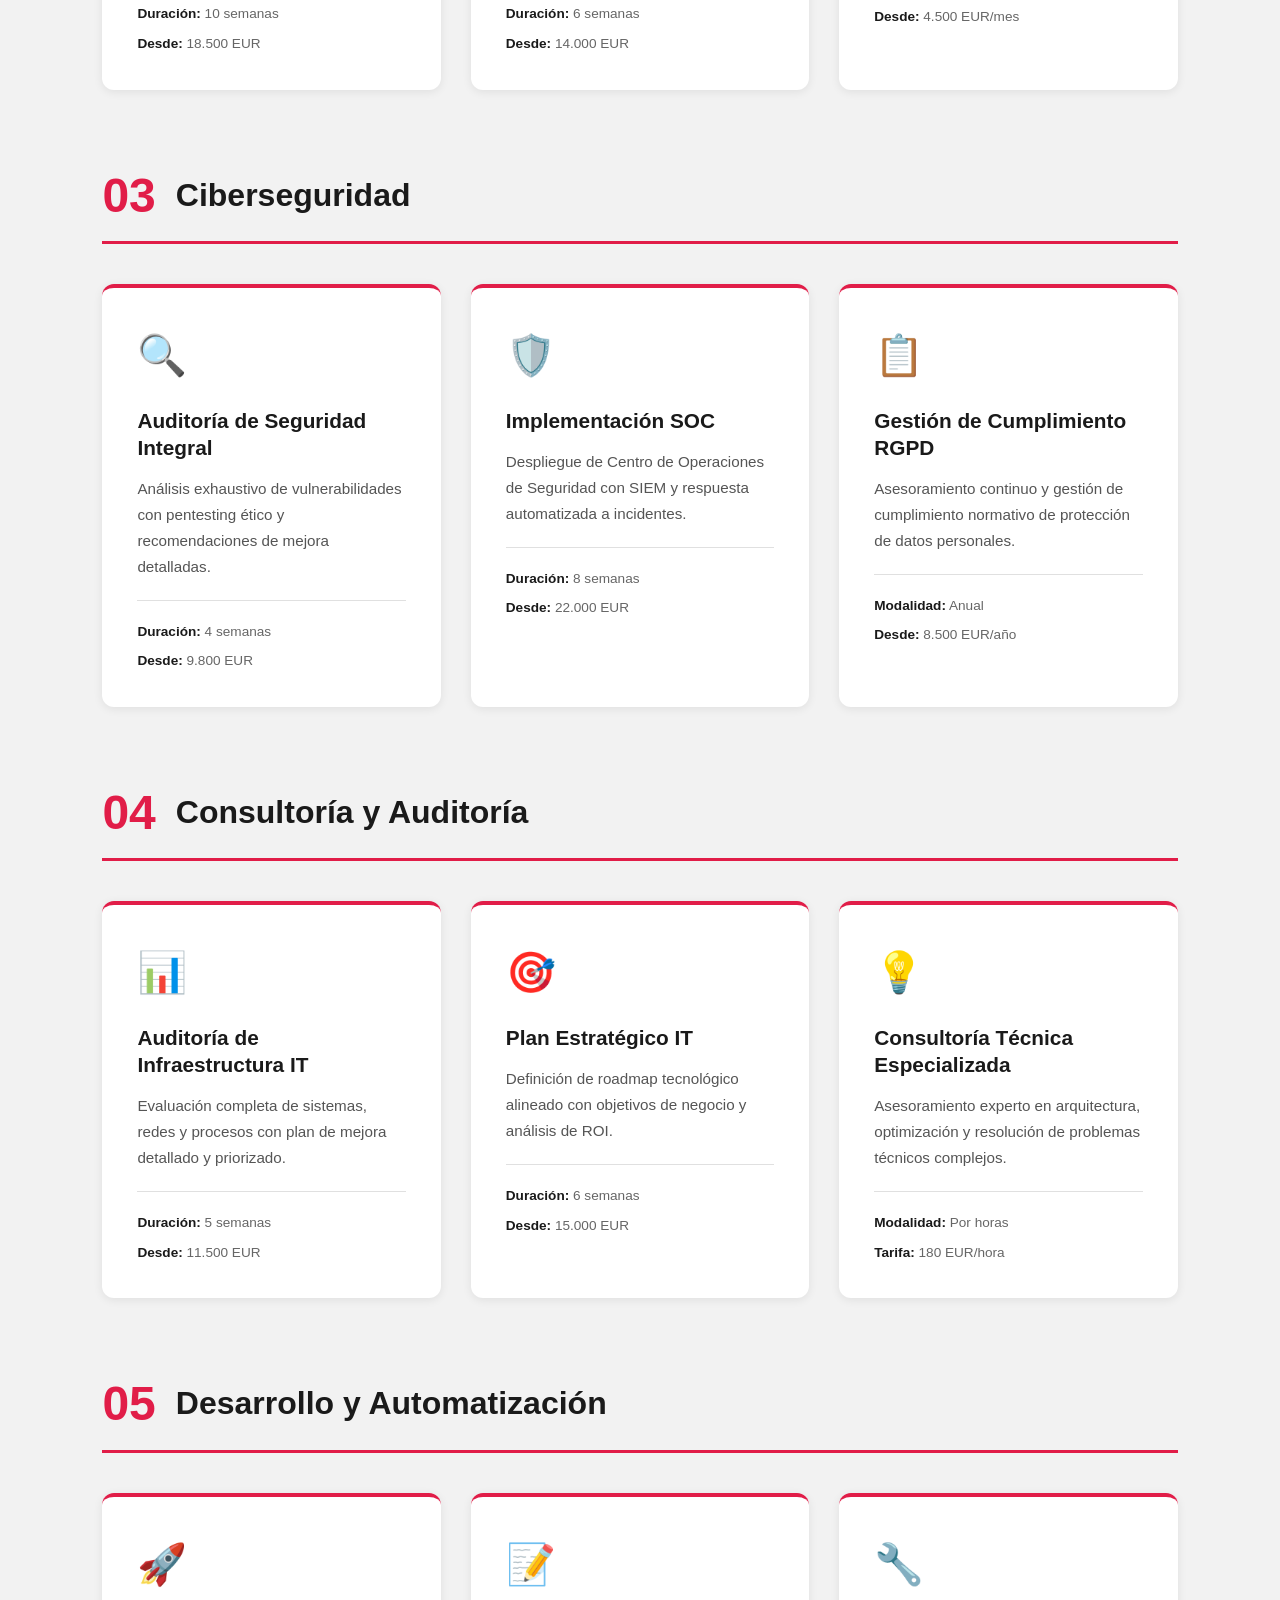
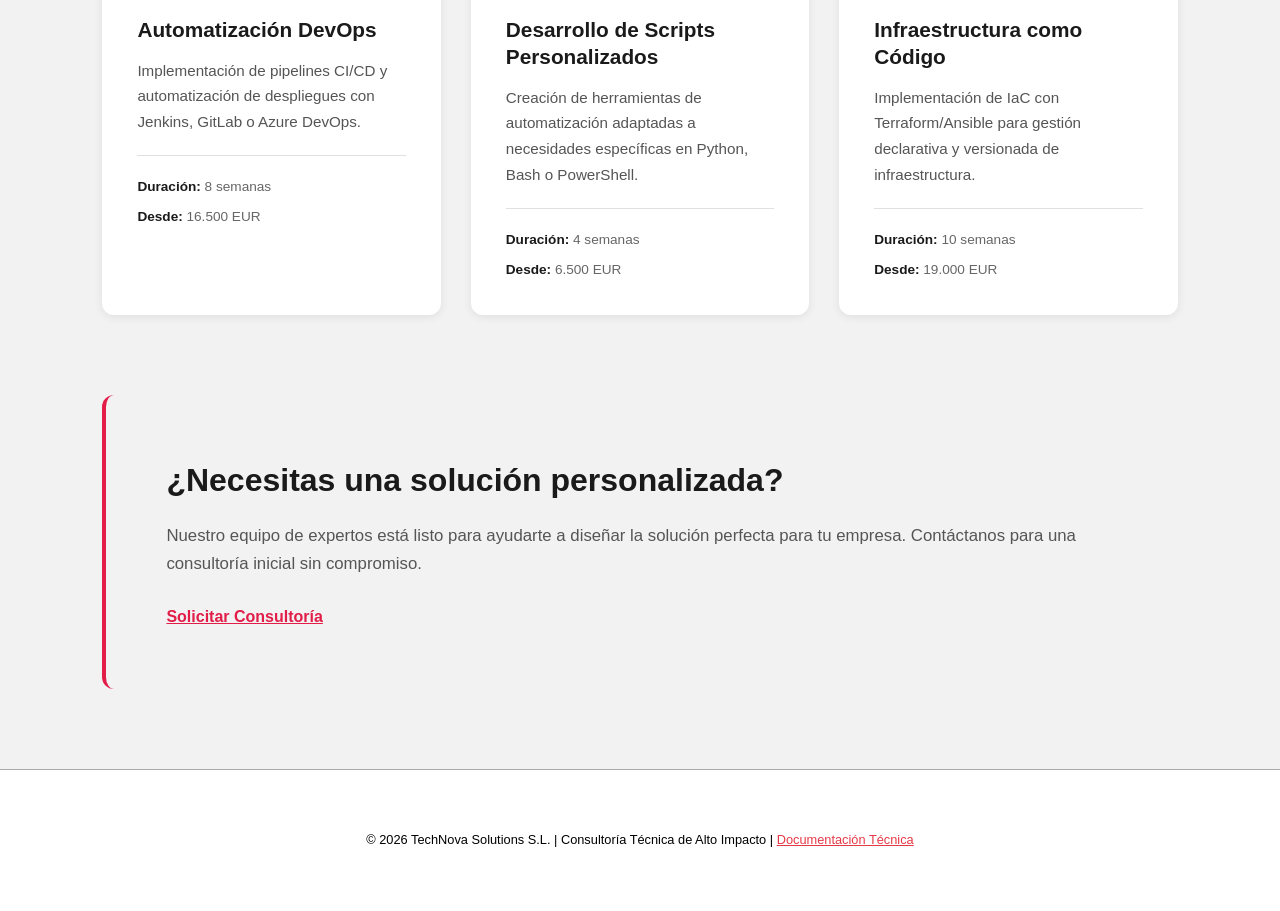
<file: 5_Marcas/HTML TECHNOVA/servicios.html>
<!DOCTYPE html>
<html lang="es">
<head>
    <meta charset="UTF-8">
    <title>Servicios | TechNova Solutions</title>
    <link rel="stylesheet" href="css/estilos.css">
</head>
<body>
    <nav>
        <div class="logo">TECHNOVA</div>
        <ul class="enlaces">
            <li><a href="index.html">Inicio</a></li>
            <li><a href="equipo.html">Equipo</a></li>
            <li><a href="infraestructura.html">Infraestructura</a></li>
            <li><a href="servicios.html">Servicios</a></li>
            <li><a href="contacto.html">Contacto</a></li>
            <li><a href="documentacion.html">Documentación</a></li>
        </ul>
    </nav>

    <section class="servicios-hero">
        <div class="servicios-hero-content">
            <h1>Nuestros Servicios</h1>
            <p>Soluciones tecnológicas integrales para impulsar tu negocio. Desde infraestructura hasta ciberseguridad, ofrecemos servicios especializados con los más altos estándares de calidad.</p>
        </div>
    </section>

    <main class="servicios-main">
        
        <div class="categoria-servicios">
            <div class="categoria-header">
                <span class="categoria-numero">01</span>
                <h2>Infraestructura IT</h2>
            </div>
            <div class="servicios-grid">
                <div class="servicio-card">
                    <div class="servicio-icon">🏗️</div>
                    <h3>Diseño de Infraestructura de Red</h3>
                    <p>Análisis, diseño e implementación de redes corporativas escalables y seguras con documentación técnica completa.</p>
                    <div class="servicio-detalles">
                        <span class="detalle-item"><strong>Duración:</strong> 8 semanas</span>
                        <span class="detalle-item"><strong>Desde:</strong> 12.500 EUR</span>
                    </div>
                </div>
                <div class="servicio-card">
                    <div class="servicio-icon">🖥️</div>
                    <h3>Implementación de CPD</h3>
                    <p>Diseño y despliegue de centros de procesamiento de datos con alta disponibilidad y sistemas redundantes.</p>
                    <div class="servicio-detalles">
                        <span class="detalle-item"><strong>Duración:</strong> 12 semanas</span>
                        <span class="detalle-item"><strong>Desde:</strong> 28.000 EUR</span>
                    </div>
                </div>
                <div class="servicio-card">
                    <div class="servicio-icon">⚙️</div>
                    <h3>Administración de Servidores</h3>
                    <p>Gestión integral de servidores físicos y virtuales con monitorización 24/7 y soporte técnico especializado.</p>
                    <div class="servicio-detalles">
                        <span class="detalle-item"><strong>Modalidad:</strong> Mensual</span>
                        <span class="detalle-item"><strong>Desde:</strong> 3.200 EUR/mes</span>
                    </div>
                </div>
            </div>
        </div>

        <div class="categoria-servicios">
            <div class="categoria-header">
                <span class="categoria-numero">02</span>
                <h2>Cloud y Virtualización</h2>
            </div>
            <div class="servicios-grid">
                <div class="servicio-card">
                    <div class="servicio-icon">☁️</div>
                    <h3>Migración a Cloud AWS/Azure</h3>
                    <p>Migración completa de aplicaciones y datos a plataforma cloud con optimización de costes y rendimiento.</p>
                    <div class="servicio-detalles">
                        <span class="detalle-item"><strong>Duración:</strong> 10 semanas</span>
                        <span class="detalle-item"><strong>Desde:</strong> 18.500 EUR</span>
                    </div>
                </div>
                <div class="servicio-card">
                    <div class="servicio-icon">🔄</div>
                    <h3>Implementación VMware vSphere</h3>
                    <p>Despliegue de plataforma de virtualización empresarial con alta disponibilidad y disaster recovery.</p>
                    <div class="servicio-detalles">
                        <span class="detalle-item"><strong>Duración:</strong> 6 semanas</span>
                        <span class="detalle-item"><strong>Desde:</strong> 14.000 EUR</span>
                    </div>
                </div>
                <div class="servicio-card">
                    <div class="servicio-icon">🌐</div>
                    <h3>Gestión Multi-Cloud</h3>
                    <p>Administración de entornos híbridos y multi-cloud con optimización continua y control de costes.</p>
                    <div class="servicio-detalles">
                        <span class="detalle-item"><strong>Modalidad:</strong> Mensual</span>
                        <span class="detalle-item"><strong>Desde:</strong> 4.500 EUR/mes</span>
                    </div>
                </div>
            </div>
        </div>

        <div class="categoria-servicios">
            <div class="categoria-header">
                <span class="categoria-numero">03</span>
                <h2>Ciberseguridad</h2>
            </div>
            <div class="servicios-grid">
                <div class="servicio-card">
                    <div class="servicio-icon">🔍</div>
                    <h3>Auditoría de Seguridad Integral</h3>
                    <p>Análisis exhaustivo de vulnerabilidades con pentesting ético y recomendaciones de mejora detalladas.</p>
                    <div class="servicio-detalles">
                        <span class="detalle-item"><strong>Duración:</strong> 4 semanas</span>
                        <span class="detalle-item"><strong>Desde:</strong> 9.800 EUR</span>
                    </div>
                </div>
                <div class="servicio-card">
                    <div class="servicio-icon">🛡️</div>
                    <h3>Implementación SOC</h3>
                    <p>Despliegue de Centro de Operaciones de Seguridad con SIEM y respuesta automatizada a incidentes.</p>
                    <div class="servicio-detalles">
                        <span class="detalle-item"><strong>Duración:</strong> 8 semanas</span>
                        <span class="detalle-item"><strong>Desde:</strong> 22.000 EUR</span>
                    </div>
                </div>
                <div class="servicio-card">
                    <div class="servicio-icon">📋</div>
                    <h3>Gestión de Cumplimiento RGPD</h3>
                    <p>Asesoramiento continuo y gestión de cumplimiento normativo de protección de datos personales.</p>
                    <div class="servicio-detalles">
                        <span class="detalle-item"><strong>Modalidad:</strong> Anual</span>
                        <span class="detalle-item"><strong>Desde:</strong> 8.500 EUR/año</span>
                    </div>
                </div>
            </div>
        </div>

        <div class="categoria-servicios">
            <div class="categoria-header">
                <span class="categoria-numero">04</span>
                <h2>Consultoría y Auditoría</h2>
            </div>
            <div class="servicios-grid">
                <div class="servicio-card">
                    <div class="servicio-icon">📊</div>
                    <h3>Auditoría de Infraestructura IT</h3>
                    <p>Evaluación completa de sistemas, redes y procesos con plan de mejora detallado y priorizado.</p>
                    <div class="servicio-detalles">
                        <span class="detalle-item"><strong>Duración:</strong> 5 semanas</span>
                        <span class="detalle-item"><strong>Desde:</strong> 11.500 EUR</span>
                    </div>
                </div>
                <div class="servicio-card">
                    <div class="servicio-icon">🎯</div>
                    <h3>Plan Estratégico IT</h3>
                    <p>Definición de roadmap tecnológico alineado con objetivos de negocio y análisis de ROI.</p>
                    <div class="servicio-detalles">
                        <span class="detalle-item"><strong>Duración:</strong> 6 semanas</span>
                        <span class="detalle-item"><strong>Desde:</strong> 15.000 EUR</span>
                    </div>
                </div>
                <div class="servicio-card">
                    <div class="servicio-icon">💡</div>
                    <h3>Consultoría Técnica Especializada</h3>
                    <p>Asesoramiento experto en arquitectura, optimización y resolución de problemas técnicos complejos.</p>
                    <div class="servicio-detalles">
                        <span class="detalle-item"><strong>Modalidad:</strong> Por horas</span>
                        <span class="detalle-item"><strong>Tarifa:</strong> 180 EUR/hora</span>
                    </div>
                </div>
            </div>
        </div>

        <div class="categoria-servicios">
            <div class="categoria-header">
                <span class="categoria-numero">05</span>
                <h2>Desarrollo y Automatización</h2>
            </div>
            <div class="servicios-grid">
                <div class="servicio-card">
                    <div class="servicio-icon">🚀</div>
                    <h3>Automatización DevOps</h3>
                    <p>Implementación de pipelines CI/CD y automatización de despliegues con Jenkins, GitLab o Azure DevOps.</p>
                    <div class="servicio-detalles">
                        <span class="detalle-item"><strong>Duración:</strong> 8 semanas</span>
                        <span class="detalle-item"><strong>Desde:</strong> 16.500 EUR</span>
                    </div>
                </div>
                <div class="servicio-card">
                    <div class="servicio-icon">📝</div>
                    <h3>Desarrollo de Scripts Personalizados</h3>
                    <p>Creación de herramientas de automatización adaptadas a necesidades específicas en Python, Bash o PowerShell.</p>
                    <div class="servicio-detalles">
                        <span class="detalle-item"><strong>Duración:</strong> 4 semanas</span>
                        <span class="detalle-item"><strong>Desde:</strong> 6.500 EUR</span>
                    </div>
                </div>
                <div class="servicio-card">
                    <div class="servicio-icon">🔧</div>
                    <h3>Infraestructura como Código</h3>
                    <p>Implementación de IaC con Terraform/Ansible para gestión declarativa y versionada de infraestructura.</p>
                    <div class="servicio-detalles">
                        <span class="detalle-item"><strong>Duración:</strong> 10 semanas</span>
                        <span class="detalle-item"><strong>Desde:</strong> 19.000 EUR</span>
                    </div>
                </div>
            </div>
        </div>

        <section class="cta-servicios">
            <h2>¿Necesitas una solución personalizada?</h2>
            <p>Nuestro equipo de expertos está listo para ayudarte a diseñar la solución perfecta para tu empresa. Contáctanos para una consultoría inicial sin compromiso.</p>
            <a href="contacto.html">Solicitar Consultoría</a>
        </section>

    </main>

    <footer>
        © 2026 TechNova Solutions S.L. | Consultoría Técnica de Alto Impacto |
        <a href="documentacion.html" style="color: #e63946; text-decoration: underline;">Documentación Técnica</a>
    </footer>
</body>
</html>
</file>
<file: 5_Marcas/HTML TECHNOVA/css/estilos.css>
/* --- 1. CONFIGURACIÓN Y VARIABLES (:root) --- */
:root {
    --rojo-technova: #e11d48;
    --negro-profundo: #333;
    --blanco: #ffffff;
    --gris-fondo: #f2f2f2;
    --gris-borde: #aaa;
    --texto-dim: #666;
}

/* --- 2. RESETEO DE ESTILOS --- */
* {
    margin: 0;
    padding: 0;
    box-sizing: border-box; 
}

body {
    background-color: var(--gris-fondo);
    font-family: Arial, sans-serif;
    line-height: 1.6;
    color: #000;
}

/* --- 3. NAVEGACIÓN  --- */
nav {
    display: flex;
    justify-content: space-between;
    align-items: center;
    padding: 0 8%;
    background: var(--blanco);
    position: sticky;
    top: 0;
    z-index: 1000;
    border-bottom: 1px solid #ddd;
    height: 90px;                
    min-height: 90px;
    max-height: 90px;
}

.logo {
    font-weight: 800;
    letter-spacing: 4px;
    text-transform: uppercase;
    font-size: 1.1rem;
}

.enlaces {
    display: flex;
    list-style: none;
    gap: 40px;
}

.enlaces a {
    text-decoration: none;
    color: #000;
    font-size: 0.75rem;
    font-weight: 700;
    text-transform: uppercase;
    letter-spacing: 2px;
}

.enlaces a:hover {
    color: var(--rojo-technova); 
}

/* --- 4. SECCIÓN HERO y INICIO --- */
.hero {
    height: 75vh;
    color: var(--blanco);
    display: flex;
    align-items: center;
    padding: 0 8%;
    background: linear-gradient(rgba(0,0,0,0.4), rgba(0,0,0,0.7)), 
                url('../imagenes/mundo.jpg') center/cover no-repeat;
}

.hero h1 {
    font-size: 6rem;
    font-weight: 800;
    line-height: 0.9;
    letter-spacing: -4px;
}

.hero-subtext {
    font-size: 2.2rem;
    font-weight: 300;
    margin-top: 20px;
    opacity: 0.9;
}

.seccion-esencia {
    padding: 140px 8%;
    display: grid;
    grid-template-columns: 1.2fr 1fr;
    gap: 120px;
    background-color: var(--blanco);
    align-items: start;
}

.tagline-rojo {
    color: var(--rojo-technova);
    font-weight: 800;
    font-size: 0.8rem;
    letter-spacing: 3px;
    text-transform: uppercase;
    display: block;
    margin-bottom: 30px;
}

.esencia-col-izq h2 {
    font-size: 4.8rem;
    font-weight: 800;
    line-height: 0.95;
    letter-spacing: -4px;
}

.esencia-col-der p {
    font-size: 1.45rem;
    color: var(--texto-dim);
    line-height: 1.7;
    margin-bottom: 40px;
}

/* --- 5. SECCIÓN EQUIPO (CARDS) --- */
.seccion-equipo { padding: 60px 8%; }

.dept-titulo {
    font-size: 1.5rem;
    text-transform: uppercase;
    letter-spacing: 2px;
    margin: 40px 0 20px;
    border-bottom: 1px solid var(--gris-borde);
    padding-bottom: 10px;
}

.contenedor-equipo {
    display: flex;
    flex-wrap: wrap;
    gap: 20px;
}

.tarjeta {
    width: 280px;
    border: 1px solid #ddd;
    background: var(--blanco);
    transition: 0.4s ease;
}

.tarjeta:hover {
    transform: translateY(-10px); 
    border-color: var(--rojo-technova);
}

.t-header {
    height: 100px;
    position: relative;
    background-size: cover;
    background-position: center;
}

.t-header::after { 
    content: "";
    position: absolute;
    top: 0; left: 0; width: 100%; height: 100%;
    background-image: radial-gradient(circle at 2px 2px, rgba(255,255,255,0.05) 1px, transparent 0);
    background-size: 20px 20px;
}

.t-body { padding: 25px; }

.tag {
    color: var(--rojo-technova);
    font-weight: 800;
    font-size: 0.65rem;
    text-transform: uppercase;
    margin-bottom: 10px;
    display: block;
}

/* --- 6. INFRAESTRUCTURA (GRID) --- */
.seccion-infra { padding: 80px 8%; }

.item-it {
    display: grid;
    grid-template-columns: 350px 1fr;
    gap: 60px;
    margin-bottom: 80px;
    align-items: start;
}

.item-it.ancho-completo {
    display: block; 
}

.item-it img {
    width: 100%;
    height: 250px;
    object-fit: contain;
    background: var(--blanco);
    border: 1px solid var(--gris-borde);
}

.tabla-it {
    width: 100%;
    border-collapse: collapse;
    background: var(--blanco);
}

.tabla-it th {
    padding: 15px;
    background: #000;
    color: var(--blanco);
    text-align: left;
    font-size: 0.7rem;
    text-transform: uppercase;
}

.tabla-it td {
    padding: 15px;
    border-bottom: 1px solid var(--gris-borde);
    font-size: 0.9rem;
}

/* --- 7. FORMULARIO (DISEÑO OSCURO) --- */
.form-container {
    background-color: var(--negro-profundo);
    color: var(--blanco);
    max-width: 1200px;
    margin: 60px auto;
    padding: 80px;
    border-radius: 10px;
}

.contact-layout {
    display: flex;
    gap: 100px;
    align-items: center;
}

.contact-info h2 {
    color: var(--rojo-technova);
    font-size: 5rem;
    line-height: 0.85;
    letter-spacing: -4px;
    margin-bottom: 80px;
}

form { flex: 1.3; }

label {
    display: block;
    margin-top: 25px;
    font-weight: 800;
    text-transform: uppercase;
    font-size: 0.75rem;
    letter-spacing: 1px;
}

input, select, textarea {
    width: 100%;
    padding: 12px 0;
    background: transparent;
    border: none;
    border-bottom: 1px solid #666;
    color: #fff;
    outline: none;
}

input:focus, textarea:focus { 
    border-bottom: 2px solid var(--rojo-technova); 
}

option { color: #000; background: #fff; }

.checkbox-field {
    display: flex;
    align-items: center;
    gap: 15px;
    margin: 35px 0;
}

.checkbox-field input { 
    width: 18px; 
    height: 18px; 
    margin: 0; 
}

.checkbox-field label { 
    margin: 0; 
    display: inline-block;
    font-size: 0.8rem;
    font-weight: 700;
}

.buttons {
    display: flex;
    justify-content: flex-end;
    align-items: center;
    gap: 30px;
    margin-top: 45px;
}

button[type="submit"] {
    background-color: var(--rojo-technova);
    color: #fff;
    padding: 18px 45px;
    border: none;
    border-radius: 5px;
    font-weight: 800;
    cursor: pointer;
    text-transform: uppercase;
}

button[type="reset"] {
    background: none;
    border: none;
    color: var(--rojo-technova);
    text-decoration: underline;
    font-weight: 800;
    cursor: pointer;
    text-transform: uppercase;
}

/* --- 8. FOOTER --- */
footer {
    padding: 60px 8%;
    text-align: center;
    font-size: 0.8rem;
    border-top: 1px solid var(--gris-borde);
    background: var(--blanco);
}

/* --- 9. IMÁGENES POR GRUPO --- */
.h1 { background-image: linear-gradient(rgba(0,0,0,0.5), rgba(0,0,0,0.5)), url('../imagenes/1.jpg'); }
.h2 { background-image: linear-gradient(rgba(0,0,0,0.5), rgba(0,0,0,0.5)), url('../imagenes/2.jpg'); }
.h3 { background-image: linear-gradient(rgba(0,0,0,0.5), rgba(0,0,0,0.5)), url('../imagenes/3.jpg'); }
.h4 { background-image: linear-gradient(rgba(0,0,0,0.5), rgba(0,0,0,0.5)), url('../imagenes/4.jpg'); }
.h5 { background-image: linear-gradient(rgba(0,0,0,0.5), rgba(0,0,0,0.5)), url('../imagenes/5.jpg'); }
.h6 { background-image: linear-gradient(rgba(0,0,0,0.5), rgba(0,0,0,0.5)), url('../imagenes/6.jpg'); }

/* --- 10. PÁGINA DE SERVICIOS --- */
.servicios-hero {
    background: linear-gradient(135deg, #1a1a1a 0%, #333 100%);
    color: white;
    padding: 100px 8%;
    text-align: center;
}

.servicios-hero-content h1 {
    font-size: 4rem;
    font-weight: 800;
    margin-bottom: 20px;
    letter-spacing: -2px;
}

.servicios-hero-content p {
    font-size: 1.2rem;
    max-width: 800px;
    margin: 0 auto;
    line-height: 1.8;
    opacity: 0.9;
}

.servicios-main {
    padding: 80px 8%;
    background: var(--gris-fondo);
}

.categoria-servicios {
    margin-bottom: 80px;
}

.categoria-header {
    display: flex;
    align-items: center;
    gap: 20px;
    margin-bottom: 40px;
    padding-bottom: 20px;
    border-bottom: 3px solid var(--rojo-technova);
}

.categoria-numero {
    font-size: 3rem;
    font-weight: 800;
    color: var(--rojo-technova);
    line-height: 1;
}

.categoria-header h2 {
    font-size: 2rem;
    font-weight: 700;
    color: #1a1a1a;
    margin: 0;
}

.servicios-grid {
    display: grid;
    grid-template-columns: repeat(auto-fit, minmax(320px, 1fr));
    gap: 30px;
}

.servicio-card {
    background: white;
    padding: 35px;
    border-radius: 12px;
    box-shadow: 0 2px 10px rgba(0,0,0,0.08);
    transition: all 0.3s ease;
    border-top: 4px solid var(--rojo-technova);
}

.servicio-card:hover {
    transform: translateY(-5px);
    box-shadow: 0 8px 25px rgba(0,0,0,0.15);
}

.servicio-icon {
    font-size: 2.5rem;
    margin-bottom: 20px;
}

.servicio-card h3 {
    font-size: 1.3rem;
    font-weight: 700;
    color: #1a1a1a;
    margin-bottom: 15px;
    line-height: 1.3;
}

.servicio-card p {
    color: #555;
    line-height: 1.7;
    margin-bottom: 20px;
    font-size: 0.95rem;
}

.servicio-detalles {
    display: flex;
    flex-direction: column;
    gap: 8px;
    padding-top: 20px;
    border-top: 1px solid #e0e0e0;
}

.detalle-item {
    font-size: 0.85rem;
    color: #666;
}

.detalle-item strong {
    color: #1a1a1a;
    font-weight: 700;
}

.cta-servicios {
    background: var(--gris-fondo);
    padding: 60px;
    border-radius: 12px;
    text-align: left;
    margin-top: 80px;
    border-left: 4px solid var(--rojo-technova);
}

.cta-servicios h2 {
    font-size: 2rem;
    font-weight: 700;
    margin-bottom: 15px;
    color: #1a1a1a;
}

.cta-servicios p {
    font-size: 1.05rem;
    line-height: 1.7;
    color: #555;
    margin-bottom: 25px;
}

.cta-servicios a {
    color: var(--rojo-technova);
    text-decoration: underline;
    font-weight: 700;
    font-size: 1rem;
}

.cta-servicios a:hover {
    color: #c91840;
}

/* --- 11. PÁGINA DE DOCUMENTACIÓN --- */
.docs-hero-simple {
    background: var(--blanco);
    padding: 80px 8%;
    border-bottom: 3px solid var(--rojo-technova);
}

.docs-hero-simple h1 {
    font-size: 3.5rem;
    font-weight: 800;
    margin-bottom: 20px;
    color: #1a1a1a;
    letter-spacing: -2px;
}

.docs-hero-simple p {
    font-size: 1.1rem;
    max-width: 900px;
    line-height: 1.8;
    color: #555;
}

.docs-content {
    padding: 60px 8%;
    max-width: 1200px;
    margin: 0 auto;
}

.docs-section {
    margin-bottom: 60px;
}

.docs-section h2 {
    font-size: 2rem;
    font-weight: 700;
    color: #1a1a1a;
    margin-bottom: 20px;
    padding-bottom: 15px;
    border-bottom: 2px solid var(--rojo-technova);
}

.docs-section > p {
    font-size: 1.05rem;
    line-height: 1.8;
    color: #555;
    margin-bottom: 30px;
}

.stats-list {
    list-style: none;
    display: flex;
    gap: 30px;
    flex-wrap: wrap;
    margin-top: 20px;
}

.stats-list li {
    background: var(--gris-fondo);
    padding: 15px 25px;
    border-radius: 8px;
    font-size: 0.95rem;
}

.file-item {
    background: white;
    padding: 30px;
    border-radius: 8px;
    margin-bottom: 25px;
    border-left: 4px solid var(--rojo-technova);
    box-shadow: 0 2px 8px rgba(0,0,0,0.05);
}

.file-badge {
    display: inline-block;
    padding: 5px 12px;
    border-radius: 4px;
    font-size: 0.7rem;
    font-weight: 700;
    text-transform: uppercase;
    margin-bottom: 15px;
}

.xml-badge {
    background: #e3f2fd;
    color: #1976d2;
}

.xsd-badge {
    background: #f3e5f5;
    color: #7b1fa2;
}

.test-badge {
    background: #fff3e0;
    color: #f57c00;
}

.file-item h3 {
    font-size: 1.4rem;
    font-weight: 700;
    color: #1a1a1a;
    margin-bottom: 12px;
}

.file-item p {
    color: #555;
    line-height: 1.7;
    margin-bottom: 10px;
    font-size: 0.95rem;
}

.file-item strong {
    color: #1a1a1a;
    font-weight: 700;
}

.file-item a {
    display: inline-block;
    margin-top: 15px;
    color: var(--rojo-technova);
    text-decoration: underline;
    font-weight: 700;
}

.file-item a:hover {
    color: #c91840;
}

/* Responsive */
@media (max-width: 768px) {
    .servicios-hero-content h1,
    .docs-hero-simple h1 {
        font-size: 2.5rem;
    }
    
    .servicios-grid {
        grid-template-columns: 1fr;
    }
    
    .cta-servicios {
        padding: 40px 30px;
    }
}
</file>
